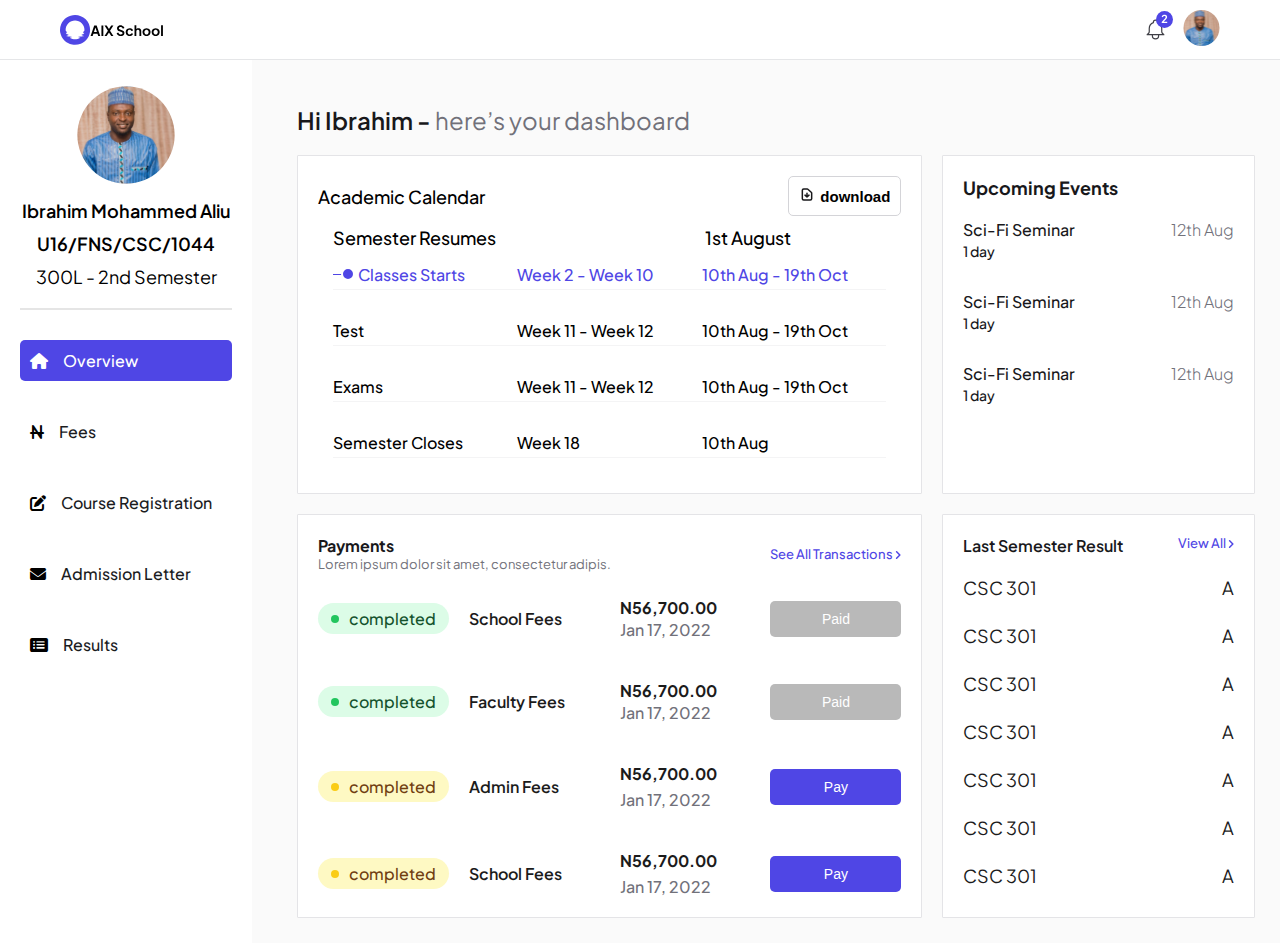
<file: index.html>
<!DOCTYPE html>
<html lang="en">
  <head>
    <meta charset="UTF-8" />
    <meta name="viewport" content="width=device-width, initial-scale=1.0" />
    <title>Alx Student - Home</title>
    <link rel="stylesheet" href="styles/styles.css" />
    <link
      rel="stylesheet"
      href="https://cdnjs.cloudflare.com/ajax/libs/font-awesome/6.4.0/css/all.min.css"
    />
  </head>
  <body>
    <nav>
      <div class="nav_wrapper">
        <div class="hamburger" id="hamburger-btn">
          <i class="fa-solid fa-navicon fa-1x"></i>
        </div>
        <img src="assets/navbrand.svg" alt="alx" class="avatar" />
        <div class="nav_flex">
          <div class="notification-wrapper">
            <img
              src="assets/notificationbell.svg"
              alt="notificationbell"
              id="notification-btn"
            />
            <div id="notification-dropdown" class="dropdown">
              <div class="dropdown-header">
                <span>Notifications</span>
                <a href="#" class="mark-read">Mark all as read</a>
                <button class="close-btn">
                  <img src="assets/cancel-circle.svg" alt="x" />
                </button>
              </div>
              <ul class="notification-list">
                <li
                  style="
                    display: flex;
                    align-items: center;
                    justify-content: space-between;
                    gap: 10px;
                  "
                >
                  <div
                    style="
                      display: flex;
                      flex-direction: column;
                      align-items: flex-start;
                      justify-content: space-between;
                    "
                  >
                    <strong style="display: inline-flex; gap: 7px">
                      <img src="assets/purpledot.svg" alt="" />
                      Results are Out!!
                    </strong>
                    <p>Check your second semester results</p>
                  </div>
                  <span class="notification-time">22/12/2022, 4:50pm</span>
                </li>
                <li
                  style="
                    display: flex;
                    align-items: center;
                    justify-content: space-between;
                    gap: 10px;
                  "
                >
                  <div
                    style="
                      display: flex;
                      flex-direction: column;
                      align-items: flex-start;
                      justify-content: space-between;
                    "
                  >
                    <strong style="display: inline-flex; gap: 7px">
                      <img src="assets/purpledot.svg" alt="" />
                      Course Reg Deadline
                    </strong>
                    <p>Course form portal will close in 48 Hours</p>
                  </div>
                  <span class="notification-time">22/12/2022, 4:50pm</span>
                </li>
                <li
                  style="
                    display: flex;
                    align-items: center;
                    justify-content: space-between;
                    gap: 10px;
                  "
                >
                  <div
                    style="
                      display: flex;
                      flex-direction: column;
                      align-items: flex-start;
                      justify-content: space-between;
                    "
                  >
                    <strong style="display: inline-flex; gap: 7px">
                      <img src="assets/purpledot.svg" alt="" />
                      Science Semina
                    </strong>
                    <p>Science Seminar is tomorrow</p>
                  </div>
                  <span class="notification-time">22/12/2022, 4:50pm</span>
                </li>
              </ul>
            </div>
          </div>
          <div class="avatar-wrapper">
            <button id="avatar-btn">
              <img src="assets/avatar.svg" alt="avatar" />
            </button>
            <div id="profile-dropdown" class="dropdown">
              <div class="profile_bg">
                <div class="profile-info">
                  <img src="assets/avatar.svg" alt="avatar" />
                  <span>Ibrahim Mohammed</span>
                </div>
                <ul class="profile-options">
                  <li>
                    <a href="profile.html">
                      <img src="assets/profile.svg" alt="Profile Icon" />
                      <span> Update Profile Information</span>
                    </a>
                  </li>
                  <li>
                    <a href="#">
                      <img src="assets/lock.svg" alt="Password Icon" />
                      <span>Change Login Password</span>
                    </a>
                  </li>
                </ul>
              </div>
              <a href="#" class="logout">
                <img src="assets/logout-01.svg" alt="Logout Icon" />
                <span>Log out</span>
              </a>
            </div>
          </div>
        </div>
      </div>
    </nav>
    <aside id="sidebar">
      <div
        class="profile"
        style="
          display: flex;
          flex-direction: column;
          align-items: center;
          gap: 10px;
          padding-top: 20px;
        "
      >
        <div
          style="
            display: flex;
            align-items: center;
            justify-content: space-between;
            gap: 50px;
          "
        >
          <img src="assets/navbrand.svg" alt="logo" />
          <img
            src="assets/cancel-circle.svg"
            id="close-sidebar"
            alt="x"
            style="width: 25px; height: 25px"
          />
        </div>
        <a href="profile.html"><img src="assets/avatar.svg" alt="avatar" /></a>
        <p style="text-align: center">Ibrahim Mohammed Aliu</p>
        <p>U16/FNS/CSC/1044</p>
        <p>300L - 2nd Semester</p>
      </div>
      <div class="border"></div>
      <div class="navigation">
        <div class="nav_active">
          <i class="fa-solid fa-home fa-1x"></i>
          <a href="index.html">Overview</a>
        </div>
        <div class="navigation_item">
          <i class="fa-solid fa-naira-sign fa-1x"></i>
          <a href="/">Fees</a>
        </div>
        <div class="navigation_item">
          <i class="fa-solid fa-edit fa-1x"></i>
          <a href="course-registration.html">Course Registration</a>
        </div>
        <div class="navigation_item">
          <i class="fa-solid fa-envelope fa-1x"></i>
          <a href="/">Admission Letter</a>
        </div>
        <div class="navigation_item">
          <i class="fa-solid fa-list-alt fa-1x"></i>

          <a href="result.html">Results</a>
        </div>
      </div>
    </aside>
    <div class="home_container">
      <div class="aside">
        <div class="profile">
          <a href="profile.html"
            ><img src="assets/avatar.svg" alt="avatar"
          /></a>
          <p style="text-align: center">Ibrahim Mohammed Aliu</p>
          <p>U16/FNS/CSC/1044</p>
          <p>300L - 2nd Semester</p>
        </div>
        <div class="border"></div>
        <div class="navigation">
          <div class="nav_active">
            <i class="fa-solid fa-home fa-1x"></i>
            <a href="index.html">Overview</a>
          </div>
          <div class="navigation_item">
            <i class="fa-solid fa-naira-sign fa-1x"></i>
            <a href="/">Fees</a>
          </div>
          <div class="navigation_item">
            <i class="fa-solid fa-edit fa-1x"></i>
            <a href="course-registration.html">Course Registration</a>
          </div>
          <div class="navigation_item">
            <i class="fa-solid fa-envelope fa-1x"></i>
            <a href="/">Admission Letter</a>
          </div>
          <div class="navigation_item">
            <i class="fa-solid fa-list-alt fa-1x"></i>

            <a href="result.html">Results</a>
          </div>
        </div>
      </div>
      <div class="other_side">
        <div class="other_side_header">
          <p class="other_side_title">
            Hi Ibrahim - <span>here’s your dashboard</span>
          </p>
          <div class="grid">
            <div class="calendar_container">
              <div class="calendar_header">
                <p>Academic Calendar</p>
                <button>
                  <span
                    ><img
                      src="assets/document-download.svg"
                      alt="download-icon" /></span
                  >download
                </button>
              </div>
              <div class="calendar_date">
                <p>Semester Resumes</p>
                <p>1st August</p>
              </div>
              <div class="calendar">
                <div>
                  <p>
                    <svg
                      width="22"
                      height="14"
                      viewBox="0 0 22 14"
                      fill="none"
                      xmlns="http://www.w3.org/2000/svg"
                    >
                      <line
                        x1="15"
                        y1="7.5"
                        x2="-4.37114e-08"
                        y2="7.5"
                        stroke="#4F46E5"
                      />
                      <circle
                        cx="15"
                        cy="7"
                        r="6"
                        fill="#4F46E5"
                        stroke="white"
                        stroke-width="2"
                      />
                    </svg>
                    Classes Starts
                  </p>
                  <p>Week 2 - Week 10</p>
                  <p>10th Aug - 19th Oct</p>
                </div>
                <div>
                  <p>Test</p>
                  <p>Week 11 - Week 12</p>
                  <p>10th Aug - 19th Oct</p>
                </div>
                <div>
                  <p>Exams</p>
                  <p>Week 11 - Week 12</p>
                  <p>10th Aug - 19th Oct</p>
                </div>
                <div>
                  <p>Semester Closes</p>
                  <p>Week 18</p>
                  <p>10th Aug</p>
                </div>
              </div>
            </div>
            <div class="event_container">
              <p class="event_header">Upcoming Events</p>
              <div class="event_grid_header">
                <div class="event_grid">
                  <div>
                    <p>Sci-Fi Seminar</p>
                    <p>12th Aug</p>
                  </div>
                  <span>1 day</span>
                </div>
                <div class="event_grid">
                  <div>
                    <p>Sci-Fi Seminar</p>
                    <p>12th Aug</p>
                  </div>
                  <span>1 day</span>
                </div>
                <div class="event_grid">
                  <div>
                    <p>Sci-Fi Seminar</p>
                    <p>12th Aug</p>
                  </div>
                  <span>1 day</span>
                </div>
              </div>
            </div>
          </div>
          <div class="grid">
            <div class="payment_container">
              <div class="payment_header">
                <div>
                  <p>Payments</p>
                  <p>Lorem ipsum dolor sit amet, consectetur adipis.</p>
                </div>
                <a href="#"
                  >See All Transactions
                  <span><img src="assets/Icon.svg" alt="chevron" /></span
                ></a>
              </div>
              <div class="payment">
                <div class="payment_grid">
                  <div>
                    <img src="assets/greendot.svg" alt="greendot" />
                    <p>completed</p>
                  </div>
                  <p>School Fees</p>
                  <div>
                    <p>N56,700.00</p>
                    <p>Jan 17, 2022</p>
                  </div>
                  <button>Paid</button>
                </div>
                <div class="payment_grid">
                  <div>
                    <img src="assets/greendot.svg" alt="greendot" />
                    <p>completed</p>
                  </div>
                  <p>Faculty Fees</p>
                  <div>
                    <p>N56,700.00</p>
                    <p>Jan 17, 2022</p>
                  </div>
                  <button>Paid</button>
                </div>
                <div class="payment_grid1">
                  <div>
                    <img src="assets/yellowdot.svg" alt="greendot" />
                    <p>completed</p>
                  </div>
                  <p>Admin Fees</p>
                  <div>
                    <p>N56,700.00</p>
                    <p>Jan 17, 2022</p>
                  </div>
                  <button>Pay</button>
                </div>
                <div class="payment_grid1">
                  <div>
                    <img src="assets/yellowdot.svg" alt="greendot" />
                    <p>completed</p>
                  </div>
                  <p>School Fees</p>
                  <div>
                    <p>N56,700.00</p>
                    <p>Jan 17, 2022</p>
                  </div>
                  <button>Pay</button>
                </div>
              </div>
            </div>
            <div class="result_container">
              <div class="result_header">
                <p>Last Semester Result</p>
                <a href="#"
                  >View All <span><img src="assets/Icon.svg" alt="Icon" /></span
                ></a>
              </div>
              <div class="result_flex">
                <div class="result_child_flex">
                  <p>CSC 301</p>
                  <p>A</p>
                </div>
                <div class="result_child_flex">
                  <p>CSC 301</p>
                  <p>A</p>
                </div>
                <div class="result_child_flex">
                  <p>CSC 301</p>
                  <p>A</p>
                </div>
                <div class="result_child_flex">
                  <p>CSC 301</p>
                  <p>A</p>
                </div>
                <div class="result_child_flex">
                  <p>CSC 301</p>
                  <p>A</p>
                </div>
                <div class="result_child_flex">
                  <p>CSC 301</p>
                  <p>A</p>
                </div>
                <div class="result_child_flex">
                  <p>CSC 301</p>
                  <p>A</p>
                </div>
              </div>
            </div>
          </div>
        </div>
      </div>
    </div>
  </body>
  <script src="app.js"></script>
</html>
</file>
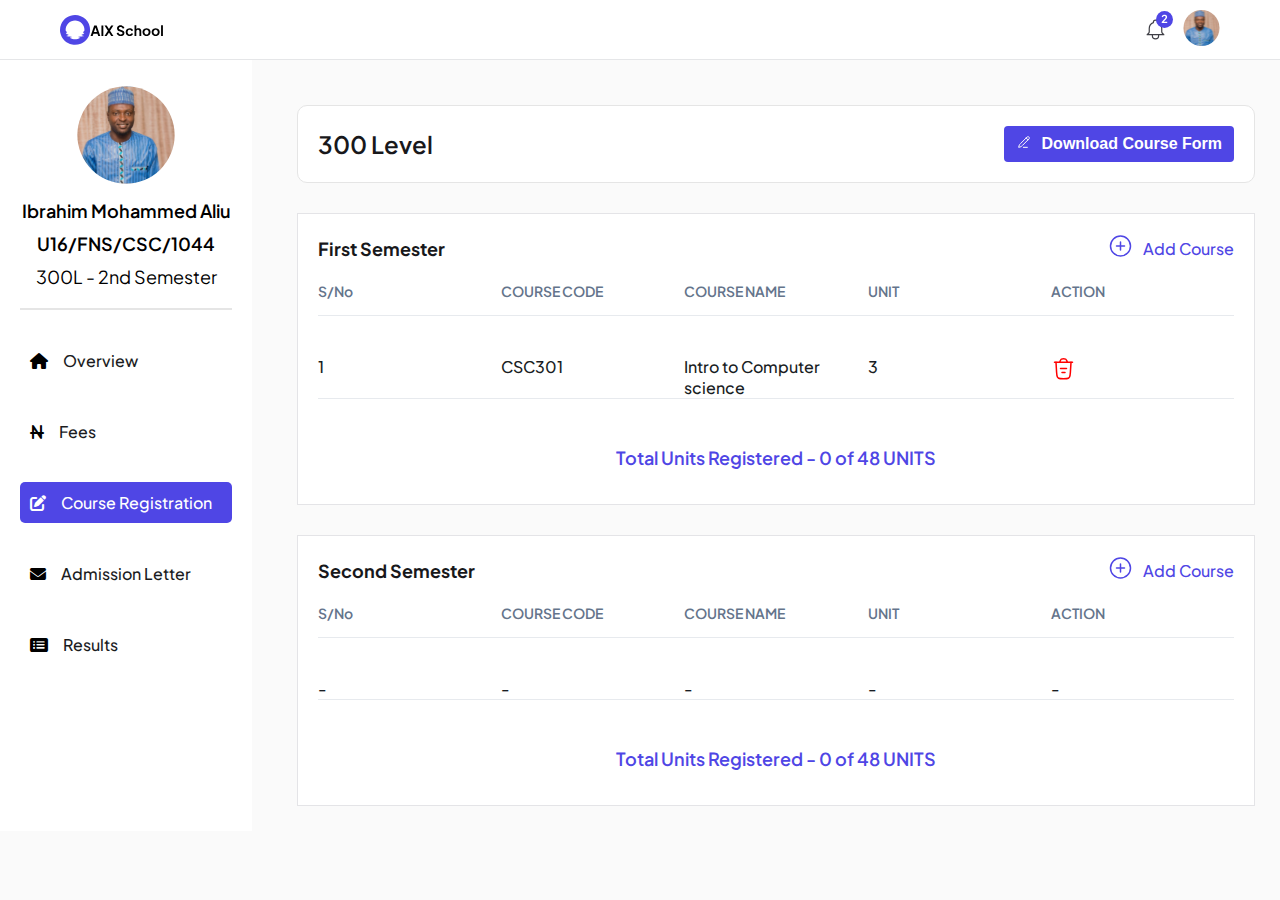
<file: course-reg.html>
<!DOCTYPE html>
<html lang="en">
  <head>
    <meta charset="UTF-8" />
    <meta name="viewport" content="width=device-width, initial-scale=1.0" />
    <title>Alx Student - Course Registration</title>
    <link rel="stylesheet" href="styles/course-registration.css" />
    <link
      rel="stylesheet"
      href="https://cdnjs.cloudflare.com/ajax/libs/font-awesome/6.4.0/css/all.min.css"
    />
  </head>
  <body>
    <nav>
      <div class="nav_wrapper">
        <div class="hamburger" id="hamburger-btn">
          <i class="fa-solid fa-navicon fa-1x"></i>
        </div>
        <img src="assets/navbrand.svg" alt="alx" class="avatar" />
        <div class="nav_flex">
          <div class="notification-wrapper">
            <img
              src="assets/notificationbell.svg"
              alt="notificationbell"
              id="notification-btn"
            />
            <div id="notification-dropdown" class="dropdown">
              <div class="dropdown-header">
                <span>Notifications</span>
                <a href="#" class="mark-read">Mark all as read</a>
                <button class="close-btn">
                  <img src="assets/cancel-circle.svg" alt="x" />
                </button>
              </div>
              <ul class="notification-list">
                <li
                  style="
                    display: flex;
                    align-items: center;
                    justify-content: space-between;
                    gap: 10px;
                  "
                >
                  <div
                    style="
                      display: flex;
                      flex-direction: column;
                      align-items: flex-start;
                      justify-content: space-between;
                    "
                  >
                    <strong style="display: inline-flex; gap: 7px">
                      <img src="assets/purpledot.svg" alt="" />
                      Results are Out!!
                    </strong>
                    <p>Check your second semester results</p>
                  </div>
                  <span class="notification-time">22/12/2022, 4:50pm</span>
                </li>
                <li
                  style="
                    display: flex;
                    align-items: center;
                    justify-content: space-between;
                    gap: 10px;
                  "
                >
                  <div
                    style="
                      display: flex;
                      flex-direction: column;
                      align-items: flex-start;
                      justify-content: space-between;
                    "
                  >
                    <strong style="display: inline-flex; gap: 7px">
                      <img src="assets/purpledot.svg" alt="" />
                      Course Reg Deadline
                    </strong>
                    <p>Course form portal will close in 48 Hours</p>
                  </div>
                  <span class="notification-time">22/12/2022, 4:50pm</span>
                </li>
                <li
                  style="
                    display: flex;
                    align-items: center;
                    justify-content: space-between;
                    gap: 10px;
                  "
                >
                  <div
                    style="
                      display: flex;
                      flex-direction: column;
                      align-items: flex-start;
                      justify-content: space-between;
                    "
                  >
                    <strong style="display: inline-flex; gap: 7px">
                      <img src="assets/purpledot.svg" alt="" />
                      Science Semina
                    </strong>
                    <p>Science Seminar is tomorrow</p>
                  </div>
                  <span class="notification-time">22/12/2022, 4:50pm</span>
                </li>
              </ul>
            </div>
          </div>
          <div class="avatar-wrapper">
            <button id="avatar-btn">
              <img src="assets/avatar.svg" alt="avatar" />
            </button>
            <div id="profile-dropdown" class="dropdown">
              <div class="profile_bg">
                <div class="profile-info">
                  <img src="assets/avatar.svg" alt="avatar" />
                  <span>Ibrahim Mohammed</span>
                </div>
                <ul class="profile-options">
                  <li>
                    <a href="profile.html">
                      <img src="assets/profile.svg" alt="Profile Icon" />
                      <span> Update Profile Information</span>
                    </a>
                  </li>
                  <li>
                    <a href="#">
                      <img src="assets/lock.svg" alt="Password Icon" />
                      <span>Change Login Password</span>
                    </a>
                  </li>
                </ul>
              </div>
              <a href="#" class="logout">
                <img src="assets/logout-01.svg" alt="Logout Icon" />
                <span>Log out</span>
              </a>
            </div>
          </div>
        </div>
      </div>
    </nav>
    <aside id="sidebar">
      <div
        class="profile"
        style="
          display: flex;
          flex-direction: column;
          align-items: center;
          gap: 10px;
          padding-top: 20px;
        "
      >
        <div
          style="
            display: flex;
            align-items: center;
            justify-content: space-between;
            gap: 50px;
          "
        >
          <img src="assets/navbrand.svg" alt="logo" />
          <img
            src="assets/cancel-circle.svg"
            id="close-sidebar"
            alt="x"
            style="width: 25px; height: 25px"
          />
        </div>
        <a href="profile.html"><img src="assets/avatar.svg" alt="avatar" /></a>
        <p style="text-align: center">Ibrahim Mohammed Aliu</p>
        <p>U16/FNS/CSC/1044</p>
        <p>300L - 2nd Semester</p>
      </div>
      <div class="border"></div>
      <div class="navigation">
        <div class="nav_active">
          <i class="fa-solid fa-home fa-1x"></i>
          <a href="index.html">Overview</a>
        </div>
        <div class="navigation_item">
          <i class="fa-solid fa-naira-sign fa-1x"></i>
          <a href="/">Fees</a>
        </div>
        <div class="navigation_item">
          <i class="fa-solid fa-edit fa-1x"></i>
          <a href="course-registration.html">Course Registration</a>
        </div>
        <div class="navigation_item">
          <i class="fa-solid fa-envelope fa-1x"></i>
          <a href="/">Admission Letter</a>
        </div>
        <div class="navigation_item">
          <i class="fa-solid fa-list-alt fa-1x"></i>

          <a href="result.html">Results</a>
        </div>
      </div>
    </aside>
    <div class="home_container">
      <div class="aside">
        <div class="profile">
          <a href="profile.html"
            ><img src="assets/avatar.svg" alt="avatar"
          /></a>
          <p>Ibrahim Mohammed Aliu</p>
          <p>U16/FNS/CSC/1044</p>
          <p>300L - 2nd Semester</p>
        </div>
        <div class="border"></div>
        <div class="navigation">
          <div class="navigation_item">
            <i class="fa-solid fa-home fa-1x"></i>
            <a href="index.html">Overview</a>
          </div>
          <div class="navigation_item">
            <i class="fa-solid fa-naira-sign fa-1x"></i>
            <a href="/">Fees</a>
          </div>
          <div class="nav_active">
            <i class="fa-solid fa-edit fa-1x"></i>
            <a href="course-registration.html">Course Registration</a>
          </div>
          <div class="navigation_item">
            <i class="fa-solid fa-envelope fa-1x"></i>
            <a href="/">Admission Letter</a>
          </div>
          <div class="navigation_item">
            <i class="fa-solid fa-list-alt fa-1x"></i>

            <a href="result.html">Results</a>
          </div>
        </div>
      </div>
      <div class="other_side">
        <div class="other_side_header">
          <p class="other_side_title">300 Level</p>
          <button class="download">
            <span>
              <img src="assets/pencil-edit-01.svg" alt="download-icon" /></span
            ><span>Download Course Form</span>
          </button>
        </div>
        <div class="course_registration_container">
          <div class="course_header">
            <p class="course_header_text">First Semester</p>
            <a>
              <span>
                <img
                  src="assets/add-circle.svg"
                  alt="add-circle
                "
                />
              </span>
              Add Course
            </a>
          </div>
          <div class="courses">
            <div>
              <p>S/No</p>
              <p>COURSE CODE</p>
              <p>COURSE NAME</p>
              <p>UNIT</p>
              <p>ACTION</p>
            </div>
            <div>
              <p>1</p>
              <p>CSC301</p>
              <p>Intro to Computer science</p>
              <p>3</p>
              <img src="assets/delete-03.svg" alt="trash" />
            </div>
          </div>
          <div class="registered">
            <p>Total Units Registered - 0 of 48 UNITS</p>
          </div>
        </div>
        <div class="course_registration_container">
          <div class="course_header">
            <p class="course_header_text">Second Semester</p>
            <a>
              <span>
                <img
                  src="assets/add-circle.svg"
                  alt="add-circle
                  "
                />
              </span>
              Add Course
            </a>
          </div>
          <div class="courses">
            <div>
              <p>S/No</p>
              <p>COURSE CODE</p>
              <p>COURSE NAME</p>
              <p>UNIT</p>
              <p>ACTION</p>
            </div>
            <div>
              <p>-</p>
              <p>-</p>
              <p>-</p>
              <p>-</p>
              <p>-</p>
            </div>
          </div>
          <div class="registered">
            <p>Total Units Registered - 0 of 48 UNITS</p>
          </div>
        </div>
      </div>
    </div>
  </body>
  <script src="app.js"></script>
</html>
</file>
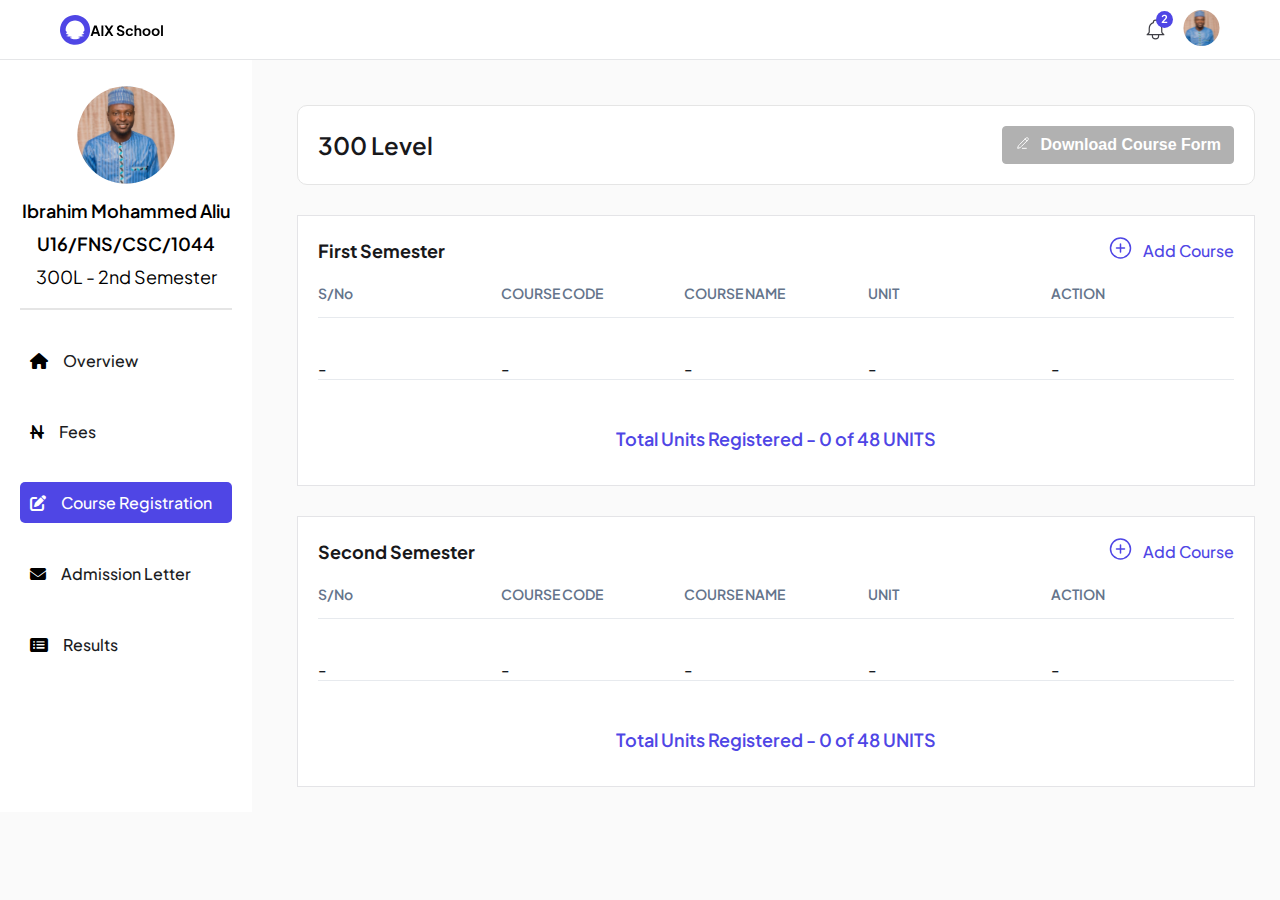
<file: course-registration.html>
<!DOCTYPE html>
<html lang="en">
  <head>
    <meta charset="UTF-8" />
    <meta name="viewport" content="width=device-width, initial-scale=1.0" />
    <title>Alx Student - Course Registration</title>
    <link rel="stylesheet" href="styles/course-registration.css" />
    <link
      rel="stylesheet"
      href="https://cdnjs.cloudflare.com/ajax/libs/font-awesome/6.4.0/css/all.min.css"
    />
  </head>
  <body>
    <nav>
      <div class="nav_wrapper">
        <div class="hamburger" id="hamburger-btn">
          <i class="fa-solid fa-navicon fa-1x"></i>
        </div>
        <img src="assets/navbrand.svg" alt="alx" class="avatar" />
        <div class="nav_flex">
          <div class="notification-wrapper">
            <img
              src="assets/notificationbell.svg"
              alt="notificationbell"
              id="notification-btn"
            />
            <div id="notification-dropdown" class="dropdown">
              <div class="dropdown-header">
                <span>Notifications</span>
                <a href="#" class="mark-read">Mark all as read</a>
                <button class="close-btn">
                  <img src="assets/cancel-circle.svg" alt="x" />
                </button>
              </div>
              <ul class="notification-list">
                <li
                  style="
                    display: flex;
                    align-items: center;
                    justify-content: space-between;
                    gap: 10px;
                  "
                >
                  <div
                    style="
                      display: flex;
                      flex-direction: column;
                      align-items: flex-start;
                      justify-content: space-between;
                    "
                  >
                    <strong style="display: inline-flex; gap: 7px">
                      <img src="assets/purpledot.svg" alt="" />
                      Results are Out!!
                    </strong>
                    <p>Check your second semester results</p>
                  </div>
                  <span class="notification-time">22/12/2022, 4:50pm</span>
                </li>
                <li
                  style="
                    display: flex;
                    align-items: center;
                    justify-content: space-between;
                    gap: 10px;
                  "
                >
                  <div
                    style="
                      display: flex;
                      flex-direction: column;
                      align-items: flex-start;
                      justify-content: space-between;
                    "
                  >
                    <strong style="display: inline-flex; gap: 7px">
                      <img src="assets/purpledot.svg" alt="" />
                      Course Reg Deadline
                    </strong>
                    <p>Course form portal will close in 48 Hours</p>
                  </div>
                  <span class="notification-time">22/12/2022, 4:50pm</span>
                </li>
                <li
                  style="
                    display: flex;
                    align-items: center;
                    justify-content: space-between;
                    gap: 10px;
                  "
                >
                  <div
                    style="
                      display: flex;
                      flex-direction: column;
                      align-items: flex-start;
                      justify-content: space-between;
                    "
                  >
                    <strong style="display: inline-flex; gap: 7px">
                      <img src="assets/purpledot.svg" alt="" />
                      Science Semina
                    </strong>
                    <p>Science Seminar is tomorrow</p>
                  </div>
                  <span class="notification-time">22/12/2022, 4:50pm</span>
                </li>
              </ul>
            </div>
          </div>
          <div class="avatar-wrapper">
            <button id="avatar-btn">
              <img src="assets/avatar.svg" alt="avatar" />
            </button>
            <div id="profile-dropdown" class="dropdown">
              <div class="profile_bg">
                <div class="profile-info">
                  <img src="assets/avatar.svg" alt="avatar" />
                  <span>Ibrahim Mohammed</span>
                </div>
                <ul class="profile-options">
                  <li>
                    <a href="profile.html">
                      <img src="assets/profile.svg" alt="Profile Icon" />
                      <span> Update Profile Information</span>
                    </a>
                  </li>
                  <li>
                    <a href="#">
                      <img src="assets/lock.svg" alt="Password Icon" />
                      <span>Change Login Password</span>
                    </a>
                  </li>
                </ul>
              </div>
              <a href="#" class="logout">
                <img src="assets/logout-01.svg" alt="Logout Icon" />
                <span>Log out</span>
              </a>
            </div>
          </div>
        </div>
      </div>
    </nav>
    <aside id="sidebar">
      <div
        class="profile"
        style="
          display: flex;
          flex-direction: column;
          align-items: center;
          gap: 10px;
          padding-top: 20px;
        "
      >
        <div
          style="
            display: flex;
            align-items: center;
            justify-content: space-between;
            gap: 50px;
          "
        >
          <img src="assets/navbrand.svg" alt="logo" />
          <img
            src="assets/cancel-circle.svg"
            id="close-sidebar"
            alt="x"
            style="width: 25px; height: 25px"
          />
        </div>
        <a href="profile.html"><img src="assets/avatar.svg" alt="avatar" /></a>
        <p style="text-align: center">Ibrahim Mohammed Aliu</p>
        <p>U16/FNS/CSC/1044</p>
        <p>300L - 2nd Semester</p>
      </div>
      <div class="border"></div>
      <div class="navigation">
        <div class="nav_active">
          <i class="fa-solid fa-home fa-1x"></i>
          <a href="index.html">Overview</a>
        </div>
        <div class="navigation_item">
          <i class="fa-solid fa-naira-sign fa-1x"></i>
          <a href="/">Fees</a>
        </div>
        <div class="navigation_item">
          <i class="fa-solid fa-edit fa-1x"></i>
          <a href="course-registration.html">Course Registration</a>
        </div>
        <div class="navigation_item">
          <i class="fa-solid fa-envelope fa-1x"></i>
          <a href="/">Admission Letter</a>
        </div>
        <div class="navigation_item">
          <i class="fa-solid fa-list-alt fa-1x"></i>

          <a href="result.html">Results</a>
        </div>
      </div>
    </aside>
    <div class="home_container">
      <div class="aside">
        <div class="profile">
          <a href="profile.html"
            ><img src="assets/avatar.svg" alt="avatar"
          /></a>
          <p>Ibrahim Mohammed Aliu</p>
          <p>U16/FNS/CSC/1044</p>
          <p>300L - 2nd Semester</p>
        </div>
        <div class="border"></div>
        <div class="navigation">
          <div class="navigation_item">
            <i class="fa-solid fa-home fa-1x"></i>
            <a href="index.html">Overview</a>
          </div>
          <div class="navigation_item">
            <i class="fa-solid fa-naira-sign fa-1x"></i>
            <a href="/">Fees</a>
          </div>
          <div class="nav_active">
            <i class="fa-solid fa-edit fa-1x"></i>
            <a href="course-registration.html">Course Registration</a>
          </div>
          <div class="navigation_item">
            <i class="fa-solid fa-envelope fa-1x"></i>
            <a href="/">Admission Letter</a>
          </div>
          <div class="navigation_item">
            <i class="fa-solid fa-list-alt fa-1x"></i>

            <a href="result.html">Results</a>
          </div>
        </div>
      </div>
      <div class="other_side">
        <div class="other_side_header">
          <p class="other_side_title">300 Level</p>
          <button class="download_grey">
            <span>
              <img src="assets/pencil-edit-01.svg" alt="download-icon" /></span
            ><span>Download Course Form</span>
          </button>
        </div>
        <div class="course_registration_container">
          <div class="course_header">
            <p class="course_header_text">First Semester</p>
            <a href="course-reg.html">
              <span>
                <img
                  src="assets/add-circle.svg"
                  alt="add-circle
                "
                />
              </span>
              Add Course
            </a>
          </div>
          <div class="courses">
            <div>
              <p>S/No</p>
              <p>COURSE CODE</p>
              <p>COURSE NAME</p>
              <p>UNIT</p>
              <p>ACTION</p>
            </div>
            <div>
              <p>-</p>
              <p>-</p>
              <p>-</p>
              <p>-</p>
              <p>-</p>
            </div>
          </div>
          <div class="registered">
            <p>Total Units Registered - 0 of 48 UNITS</p>
          </div>
        </div>
        <div class="course_registration_container">
          <div class="course_header">
            <p class="course_header_text">Second Semester</p>
            <a href="course-reg.html">
              <span>
                <img
                  src="assets/add-circle.svg"
                  alt="add-circle
                  "
                />
              </span>
              Add Course
            </a>
          </div>
          <div class="courses">
            <div>
              <p>S/No</p>
              <p>COURSE CODE</p>
              <p>COURSE NAME</p>
              <p>UNIT</p>
              <p>ACTION</p>
            </div>
            <div>
              <p>-</p>
              <p>-</p>
              <p>-</p>
              <p>-</p>
              <p>-</p>
            </div>
          </div>
          <div class="registered">
            <p>Total Units Registered - 0 of 48 UNITS</p>
          </div>
        </div>
      </div>
    </div>
  </body>
  <script src="app.js"></script>
</html>
</file>
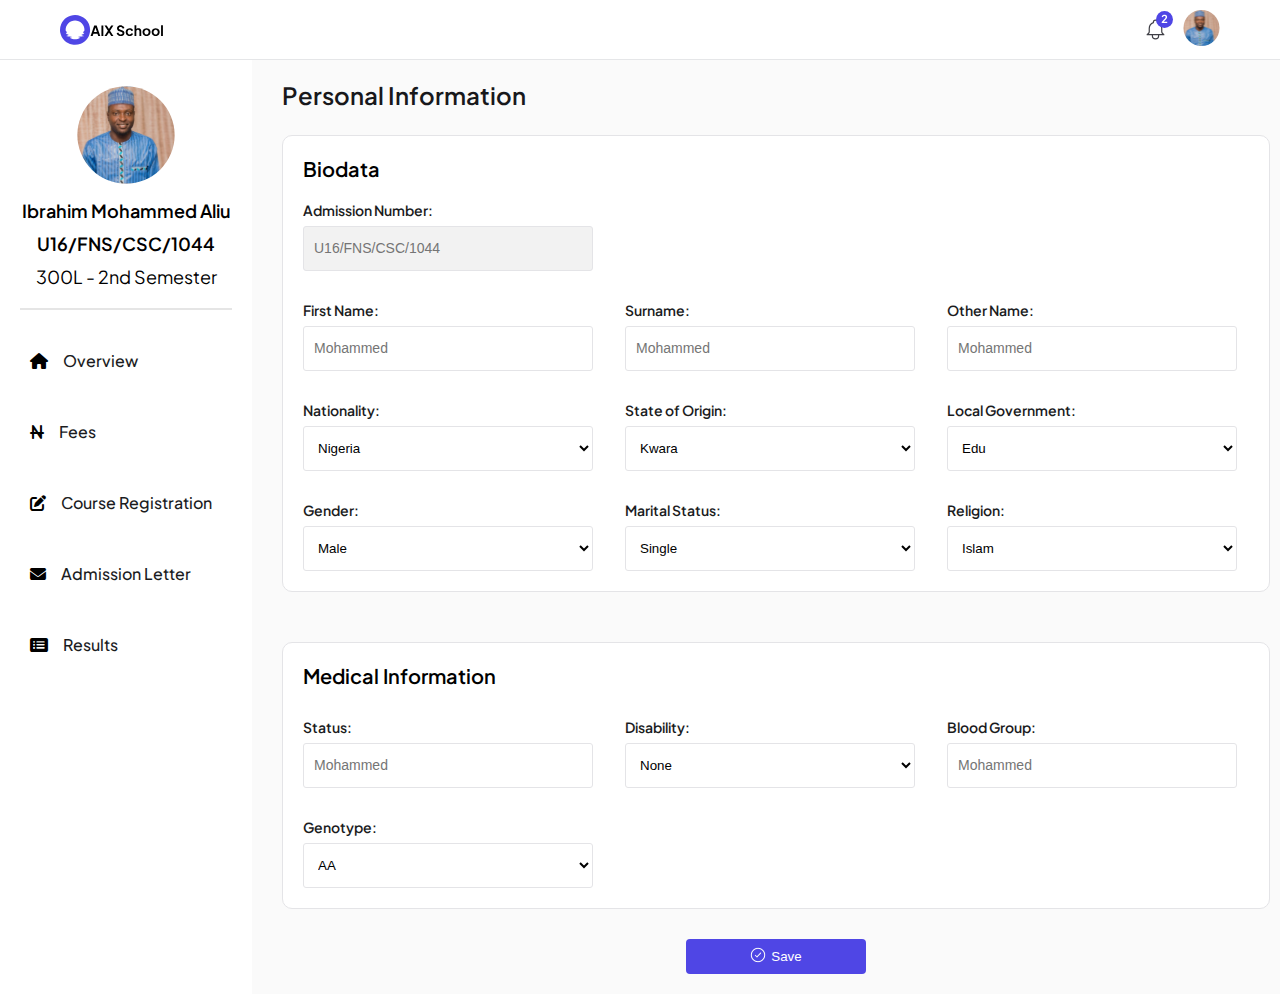
<file: edit-profile.html>
<!DOCTYPE html>
<html lang="en">
  <head>
    <meta charset="UTF-8" />
    <meta name="viewport" content="width=device-width, initial-scale=1.0" />
    <title>Alx Student - edit-profile</title>
    <link rel="stylesheet" href="styles/profile.css" />
    <link
      rel="stylesheet"
      href="https://cdnjs.cloudflare.com/ajax/libs/font-awesome/6.4.0/css/all.min.css"
    />
  </head>
  <body>
    <div id="myModal" class="modal">
      <!-- Modal Content -->
      <div class="modal-content">
        <span class="close">&times;</span>
        <img
          src="assets/checkmark-circle-02.svg"
          alt="Checkmark"
          class="modal-image"
        />
        <p>Your Information has been updated!!</p>
      </div>
    </div>
    <nav>
      <div class="nav_wrapper">
        <div class="hamburger" id="hamburger-btn">
          <i class="fa-solid fa-navicon fa-1x"></i>
        </div>
        <img src="assets/navbrand.svg" alt="alx" class="avatar" />
        <div class="nav_flex">
          <div class="notification-wrapper">
            <img
              src="assets/notificationbell.svg"
              alt="notificationbell"
              id="notification-btn"
            />
            <div id="notification-dropdown" class="dropdown">
              <div class="dropdown-header">
                <span>Notifications</span>
                <a href="#" class="mark-read">Mark all as read</a>
                <button class="close-btn">
                  <img src="assets/cancel-circle.svg" alt="x" />
                </button>
              </div>
              <ul class="notification-list">
                <li
                  style="
                    display: flex;
                    align-items: center;
                    justify-content: space-between;
                    gap: 10px;
                  "
                >
                  <div
                    style="
                      display: flex;
                      flex-direction: column;
                      align-items: flex-start;
                      justify-content: space-between;
                    "
                  >
                    <strong style="display: inline-flex; gap: 7px">
                      <img src="assets/purpledot.svg" alt="" />
                      Results are Out!!
                    </strong>
                    <p>Check your second semester results</p>
                  </div>
                  <span class="notification-time">22/12/2022, 4:50pm</span>
                </li>
                <li
                  style="
                    display: flex;
                    align-items: center;
                    justify-content: space-between;
                    gap: 10px;
                  "
                >
                  <div
                    style="
                      display: flex;
                      flex-direction: column;
                      align-items: flex-start;
                      justify-content: space-between;
                    "
                  >
                    <strong style="display: inline-flex; gap: 7px">
                      <img src="assets/purpledot.svg" alt="" />
                      Course Reg Deadline
                    </strong>
                    <p>Course form portal will close in 48 Hours</p>
                  </div>
                  <span class="notification-time">22/12/2022, 4:50pm</span>
                </li>
                <li
                  style="
                    display: flex;
                    align-items: center;
                    justify-content: space-between;
                    gap: 10px;
                  "
                >
                  <div
                    style="
                      display: flex;
                      flex-direction: column;
                      align-items: flex-start;
                      justify-content: space-between;
                    "
                  >
                    <strong style="display: inline-flex; gap: 7px">
                      <img src="assets/purpledot.svg" alt="" />
                      Science Semina
                    </strong>
                    <p>Science Seminar is tomorrow</p>
                  </div>
                  <span class="notification-time">22/12/2022, 4:50pm</span>
                </li>
              </ul>
            </div>
          </div>
          <div class="avatar-wrapper">
            <button id="avatar-btn">
              <img src="assets/avatar.svg" alt="avatar" />
            </button>
            <div id="profile-dropdown" class="dropdown">
              <div class="profile_bg">
                <div class="profile-info">
                  <img src="assets/avatar.svg" alt="avatar" />
                  <span>Ibrahim Mohammed</span>
                </div>
                <ul class="profile-options">
                  <li>
                    <a href="profile.html">
                      <img src="assets/profile.svg" alt="Profile Icon" />
                      <span> Update Profile Information</span>
                    </a>
                  </li>
                  <li>
                    <a href="#">
                      <img src="assets/lock.svg" alt="Password Icon" />
                      <span>Change Login Password</span>
                    </a>
                  </li>
                </ul>
              </div>
              <a href="#" class="logout">
                <img src="assets/logout-01.svg" alt="Logout Icon" />
                <span>Log out</span>
              </a>
            </div>
          </div>
        </div>
      </div>
    </nav>
    <aside id="sidebar">
      <div
        class="profile"
        style="
          display: flex;
          flex-direction: column;
          align-items: center;
          gap: 10px;
          padding-top: 20px;
        "
      >
        <div
          style="
            display: flex;
            align-items: center;
            justify-content: space-between;
            gap: 50px;
          "
        >
          <img src="assets/navbrand.svg" alt="logo" />
          <img
            src="assets/cancel-circle.svg"
            id="close-sidebar"
            alt="x"
            style="width: 25px; height: 25px"
          />
        </div>
        <a href="profile.html"><img src="assets/avatar.svg" alt="avatar" /></a>
        <p style="text-align: center">Ibrahim Mohammed Aliu</p>
        <p>U16/FNS/CSC/1044</p>
        <p>300L - 2nd Semester</p>
      </div>
      <div class="border"></div>
      <div class="navigation">
        <div class="nav_active">
          <i class="fa-solid fa-home fa-1x"></i>
          <a href="index.html">Overview</a>
        </div>
        <div class="navigation_item">
          <i class="fa-solid fa-naira-sign fa-1x"></i>
          <a href="/">Fees</a>
        </div>
        <div class="navigation_item">
          <i class="fa-solid fa-edit fa-1x"></i>
          <a href="course-registration.html">Course Registration</a>
        </div>
        <div class="navigation_item">
          <i class="fa-solid fa-envelope fa-1x"></i>
          <a href="/">Admission Letter</a>
        </div>
        <div class="navigation_item">
          <i class="fa-solid fa-list-alt fa-1x"></i>

          <a href="result.html">Results</a>
        </div>
      </div>
    </aside>
    <div class="home_container">
      <div class="aside">
        <div class="profile">
          <a href="profile.html"
            ><img src="assets/avatar.svg" alt="avatar"
          /></a>
          <p>Ibrahim Mohammed Aliu</p>
          <p>U16/FNS/CSC/1044</p>
          <p>300L - 2nd Semester</p>
        </div>
        <div class="border"></div>
        <div class="navigation">
          <div class="navigation_item">
            <i class="fa-solid fa-home fa-1x"></i>
            <a href="index.html">Overview</a>
          </div>
          <div class="navigation_item">
            <i class="fa-solid fa-naira-sign fa-1x"></i>
            <a href="/">Fees</a>
          </div>
          <div class="navigation_item">
            <i class="fa-solid fa-edit fa-1x"></i>
            <a href="course-registration.html">Course Registration</a>
          </div>
          <div class="navigation_item">
            <i class="fa-solid fa-envelope fa-1x"></i>
            <a href="/">Admission Letter</a>
          </div>
          <div class="navigation_item">
            <i class="fa-solid fa-list-alt fa-1x"></i>

            <a href="result.html">Results</a>
          </div>
        </div>
      </div>
      <div class="wrapper_other_side">
        <div class="other_side_header">
          <p class="other_side_title">Personal Information</p>
        </div>
        <div class="biodata_container">
          <p>Biodata</p>
          <div class="admission_form">
            <label for="admission">Admission Number:</label>
            <input type="text" id="admission" placeholder="U16/FNS/CSC/1044" />
          </div>
          <div class="profile_grid">
            <div class="profile_form">
              <label for="firstName">First Name:</label>
              <input type="text" id="firstName" placeholder="Mohammed" />
            </div>
            <div class="profile_form">
              <label for="surname">Surname:</label>
              <input type="text" id="surname" placeholder="Mohammed" />
            </div>
            <div class="profile_form">
              <label for="othername">Other Name:</label>
              <input type="text" id="othername" placeholder="Mohammed" />
            </div>
            <div class="profile_form">
              <label for="firstName">Nationality:</label>
              <select name="" id="">
                <option value="kwara">Nigeria</option>
                <option value="kwara">Ghana</option>
              </select>
            </div>
            <div class="profile_form">
              <label for="firstName">State of Origin:</label>
              <select name="" id="state">
                <option value="kwara">Kwara</option>
                <option value="kwara">Illorin</option>
              </select>
            </div>
            <div class="profile_form">
              <label for="firstName">Local Government:</label>
              <select name="" id="">
                <option value="kwara">Edu</option>
                <option value="kwara">Kwara</option>
              </select>
            </div>
            <div class="profile_form">
              <label for="firstName">Gender:</label>
              <select name="" id="">
                <option value="kwara">Male</option>
                <option value="kwara">Female</option>
              </select>
            </div>
            <div class="profile_form">
              <label for="firstName">Marital Status:</label>
              <select name="" id="">
                <option value="kwara">Single</option>
                <option value="kwara">Married</option>
                <option value="kwara">divorced</option>
              </select>
            </div>
            <div class="profile_form">
              <label for="religion">Religion:</label>
              <select name="" id="">
                <option value="kwara">Islam</option>
                <option value="kwara">Christianity</option>
              </select>
            </div>
          </div>
        </div>
        <div class="medical_container">
          <p>Medical Information</p>
          <div class="profile_grid">
            <div class="profile_form">
              <label for="firstName">Status:</label>
              <input type="text" id="Status" placeholder="Mohammed" />
            </div>
            <div class="profile_form">
              <label for="firstName">Disability:</label>
              <select name="" id="">
                <option value="kwara">None</option>
                <option value="kwara">Kwara</option>
              </select>
            </div>
            <div class="profile_form">
              <label for="bloodgroup">Blood Group:</label>
              <input type="text" id="bloodgroup" placeholder="Mohammed" />
            </div>
            <div class="profile_form">
              <label for="firstName">Genotype:</label>
              <select name="" id="">
                <option value="kwara">AA</option>
                <option value="kwara">Kwara</option>
              </select>
            </div>
          </div>
        </div>
        <div
          style="
            display: flex;
            justify-content: center;
            align-items: center;
            margin-top: 30px;
          "
        >
          <button
            id="openModalBtn"
            style="
              display: flex;
              justify-content: center;
              align-items: center;
              background-color: #4f46e5;
              color: #fff;
              border: none;
              border-radius: 4px;
              padding: 8px 12px;
              gap: 5px;
              width: 180px;
            "
          >
            <span><img src="assets/checkmark-circle-02.png" alt="" /></span>Save
          </button>
        </div>
      </div>
    </div>
  </body>
  <script src="app.js"></script>
</html>
</file>
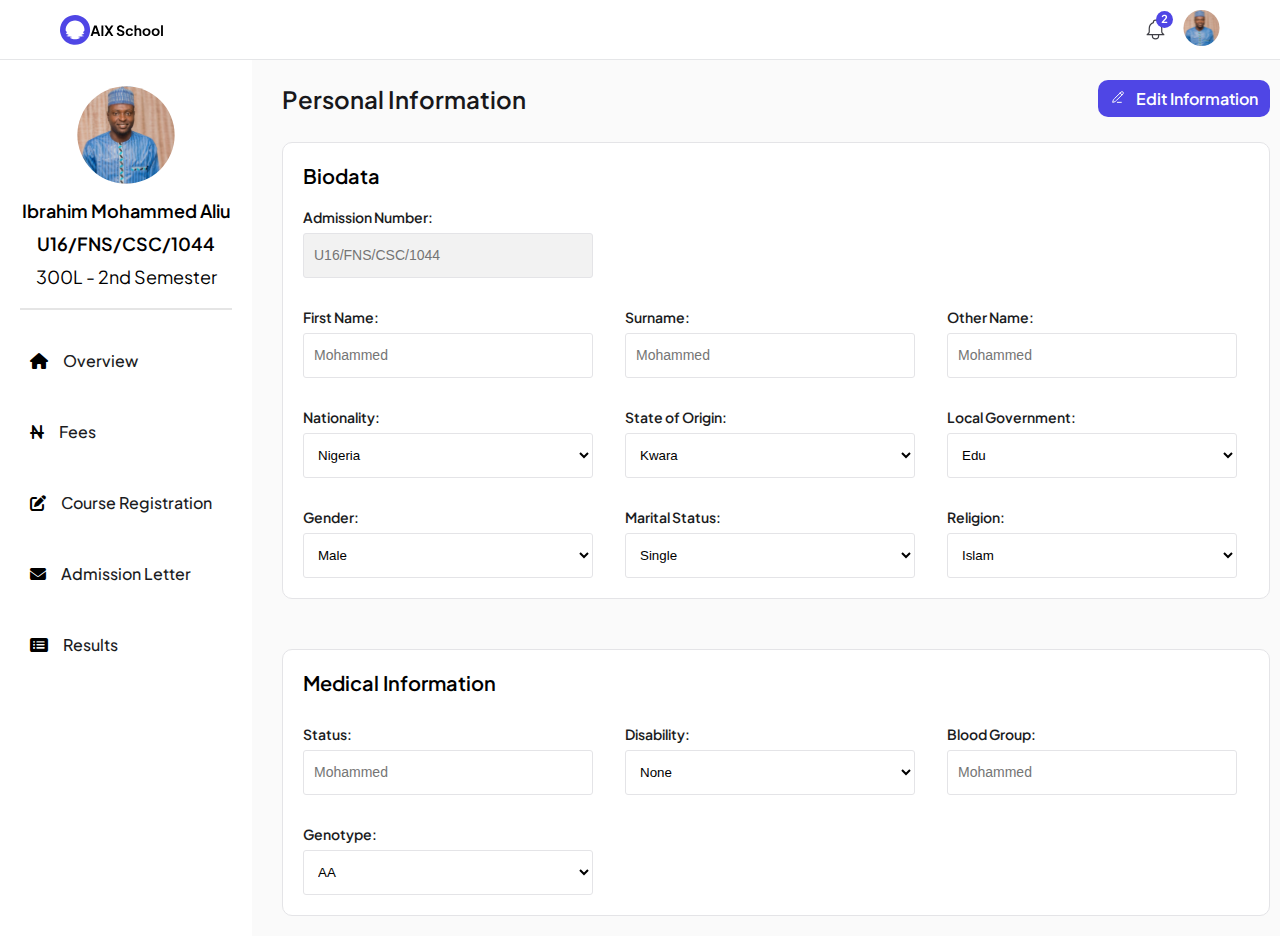
<file: profile.html>
<!DOCTYPE html>
<html lang="en">
  <head>
    <meta charset="UTF-8" />
    <meta name="viewport" content="width=device-width, initial-scale=1.0" />
    <title>Alx Student - Profile</title>
    <link rel="stylesheet" href="styles/profile.css" />
    <link
      rel="stylesheet"
      href="https://cdnjs.cloudflare.com/ajax/libs/font-awesome/6.4.0/css/all.min.css"
    />
  </head>
  <body>
    <nav>
      <div class="nav_wrapper">
        <div class="hamburger" id="hamburger-btn">
          <i class="fa-solid fa-navicon fa-1x"></i>
        </div>
        <img src="assets/navbrand.svg" alt="alx" class="avatar" />
        <div class="nav_flex">
          <div class="notification-wrapper">
            <img
              src="assets/notificationbell.svg"
              alt="notificationbell"
              id="notification-btn"
            />
            <div id="notification-dropdown" class="dropdown">
              <div class="dropdown-header">
                <span>Notifications</span>
                <a href="#" class="mark-read">Mark all as read</a>
                <button class="close-btn">
                  <img src="assets/cancel-circle.svg" alt="x" />
                </button>
              </div>
              <ul class="notification-list">
                <li
                  style="
                    display: flex;
                    align-items: center;
                    justify-content: space-between;
                    gap: 10px;
                  "
                >
                  <div
                    style="
                      display: flex;
                      flex-direction: column;
                      align-items: flex-start;
                      justify-content: space-between;
                    "
                  >
                    <strong style="display: inline-flex; gap: 7px">
                      <img src="assets/purpledot.svg" alt="" />
                      Results are Out!!
                    </strong>
                    <p>Check your second semester results</p>
                  </div>
                  <span class="notification-time">22/12/2022, 4:50pm</span>
                </li>
                <li
                  style="
                    display: flex;
                    align-items: center;
                    justify-content: space-between;
                    gap: 10px;
                  "
                >
                  <div
                    style="
                      display: flex;
                      flex-direction: column;
                      align-items: flex-start;
                      justify-content: space-between;
                    "
                  >
                    <strong style="display: inline-flex; gap: 7px">
                      <img src="assets/purpledot.svg" alt="" />
                      Course Reg Deadline
                    </strong>
                    <p>Course form portal will close in 48 Hours</p>
                  </div>
                  <span class="notification-time">22/12/2022, 4:50pm</span>
                </li>
                <li
                  style="
                    display: flex;
                    align-items: center;
                    justify-content: space-between;
                    gap: 10px;
                  "
                >
                  <div
                    style="
                      display: flex;
                      flex-direction: column;
                      align-items: flex-start;
                      justify-content: space-between;
                    "
                  >
                    <strong style="display: inline-flex; gap: 7px">
                      <img src="assets/purpledot.svg" alt="" />
                      Science Semina
                    </strong>
                    <p>Science Seminar is tomorrow</p>
                  </div>
                  <span class="notification-time">22/12/2022, 4:50pm</span>
                </li>
              </ul>
            </div>
          </div>
          <div class="avatar-wrapper">
            <button id="avatar-btn">
              <img src="assets/avatar.svg" alt="avatar" />
            </button>
            <div id="profile-dropdown" class="dropdown">
              <div class="profile_bg">
                <div class="profile-info">
                  <img src="assets/avatar.svg" alt="avatar" />
                  <span>Ibrahim Mohammed</span>
                </div>
                <ul class="profile-options">
                  <li>
                    <a href="profile.html">
                      <img src="assets/profile.svg" alt="Profile Icon" />
                      <span> Update Profile Information</span>
                    </a>
                  </li>
                  <li>
                    <a href="#">
                      <img src="assets/lock.svg" alt="Password Icon" />
                      <span>Change Login Password</span>
                    </a>
                  </li>
                </ul>
              </div>
              <a href="#" class="logout">
                <img src="assets/logout-01.svg" alt="Logout Icon" />
                <span>Log out</span>
              </a>
            </div>
          </div>
        </div>
      </div>
    </nav>
    <aside id="sidebar">
      <div
        class="profile"
        style="
          display: flex;
          flex-direction: column;
          align-items: center;
          gap: 10px;
          padding-top: 20px;
        "
      >
        <div
          style="
            display: flex;
            align-items: center;
            justify-content: space-between;
            gap: 50px;
          "
        >
          <img src="assets/navbrand.svg" alt="logo" />
          <img
            src="assets/cancel-circle.svg"
            id="close-sidebar"
            alt="x"
            style="width: 25px; height: 25px"
          />
        </div>
        <a href="profile.html"><img src="assets/avatar.svg" alt="avatar" /></a>
        <p style="text-align: center">Ibrahim Mohammed Aliu</p>
        <p>U16/FNS/CSC/1044</p>
        <p>300L - 2nd Semester</p>
      </div>
      <div class="border"></div>
      <div class="navigation">
        <div class="nav_active">
          <i class="fa-solid fa-home fa-1x"></i>
          <a href="index.html">Overview</a>
        </div>
        <div class="navigation_item">
          <i class="fa-solid fa-naira-sign fa-1x"></i>
          <a href="/">Fees</a>
        </div>
        <div class="navigation_item">
          <i class="fa-solid fa-edit fa-1x"></i>
          <a href="course-registration.html">Course Registration</a>
        </div>
        <div class="navigation_item">
          <i class="fa-solid fa-envelope fa-1x"></i>
          <a href="/">Admission Letter</a>
        </div>
        <div class="navigation_item">
          <i class="fa-solid fa-list-alt fa-1x"></i>

          <a href="result.html">Results</a>
        </div>
      </div>
    </aside>
    <div class="home_container">
      <div class="aside">
        <div class="profile">
          <a href="profile.html"
            ><img src="assets/avatar.svg" alt="avatar"
          /></a>
          <p>Ibrahim Mohammed Aliu</p>
          <p>U16/FNS/CSC/1044</p>
          <p>300L - 2nd Semester</p>
        </div>
        <div class="border"></div>
        <div class="navigation">
          <div class="navigation_item">
            <i class="fa-solid fa-home fa-1x"></i>
            <a href="index.html">Overview</a>
          </div>
          <div class="navigation_item">
            <i class="fa-solid fa-naira-sign fa-1x"></i>
            <a href="/">Fees</a>
          </div>
          <div class="navigation_item">
            <i class="fa-solid fa-edit fa-1x"></i>
            <a href="course-registration.html">Course Registration</a>
          </div>
          <div class="navigation_item">
            <i class="fa-solid fa-envelope fa-1x"></i>
            <a href="/">Admission Letter</a>
          </div>
          <div class="navigation_item">
            <i class="fa-solid fa-list-alt fa-1x"></i>

            <a href="result.html">Results</a>
          </div>
        </div>
      </div>
      <div class="wrapper_other_side">
        <div class="other_side_header">
          <p class="other_side_title">Personal Information</p>
          <a class="download" href="edit-profile.html">
            <span>
              <img src="assets/pencil-edit-01.svg" alt="download-icon" /></span
            ><span>Edit Information</span>
          </a>
        </div>
        <div class="biodata_container">
          <p>Biodata</p>
          <div class="admission_form">
            <label for="admission">Admission Number:</label>
            <input type="text" id="admission" placeholder="U16/FNS/CSC/1044" />
          </div>
          <div class="profile_grid">
            <div class="profile_form">
              <label for="firstName">First Name:</label>
              <input type="text" id="firstName" placeholder="Mohammed" />
            </div>
            <div class="profile_form">
              <label for="surname">Surname:</label>
              <input type="text" id="surname" placeholder="Mohammed" />
            </div>
            <div class="profile_form">
              <label for="othername">Other Name:</label>
              <input type="text" id="othername" placeholder="Mohammed" />
            </div>
            <div class="profile_form">
              <label for="firstName">Nationality:</label>
              <select name="" id="">
                <option value="kwara">Nigeria</option>
                <option value="kwara">Ghana</option>
              </select>
            </div>
            <div class="profile_form">
              <label for="firstName">State of Origin:</label>
              <select name="" id="state">
                <option value="kwara">Kwara</option>
                <option value="kwara">Illorin</option>
              </select>
            </div>
            <div class="profile_form">
              <label for="firstName">Local Government:</label>
              <select name="" id="">
                <option value="kwara">Edu</option>
                <option value="kwara">Kwara</option>
              </select>
            </div>
            <div class="profile_form">
              <label for="firstName">Gender:</label>
              <select name="" id="">
                <option value="kwara">Male</option>
                <option value="kwara">Female</option>
              </select>
            </div>
            <div class="profile_form">
              <label for="firstName">Marital Status:</label>
              <select name="" id="">
                <option value="kwara">Single</option>
                <option value="kwara">Married</option>
                <option value="kwara">divorced</option>
              </select>
            </div>
            <div class="profile_form">
              <label for="religion">Religion:</label>
              <select name="" id="">
                <option value="kwara">Islam</option>
                <option value="kwara">Christianity</option>
              </select>
            </div>
          </div>
        </div>
        <div class="medical_container">
          <p>Medical Information</p>
          <div class="profile_grid">
            <div class="profile_form">
              <label for="firstName">Status:</label>
              <input type="text" id="Status" placeholder="Mohammed" />
            </div>
            <div class="profile_form">
              <label for="firstName">Disability:</label>
              <select name="" id="">
                <option value="kwara">None</option>
                <option value="kwara">Kwara</option>
              </select>
            </div>
            <div class="profile_form">
              <label for="bloodgroup">Blood Group:</label>
              <input type="text" id="bloodgroup" placeholder="Mohammed" />
            </div>
            <div class="profile_form">
              <label for="firstName">Genotype:</label>
              <select name="" id="">
                <option value="kwara">AA</option>
                <option value="kwara">Kwara</option>
              </select>
            </div>
          </div>
        </div>
      </div>
    </div>
  </body>
  <script src="app.js"></script>
</html>
</file>
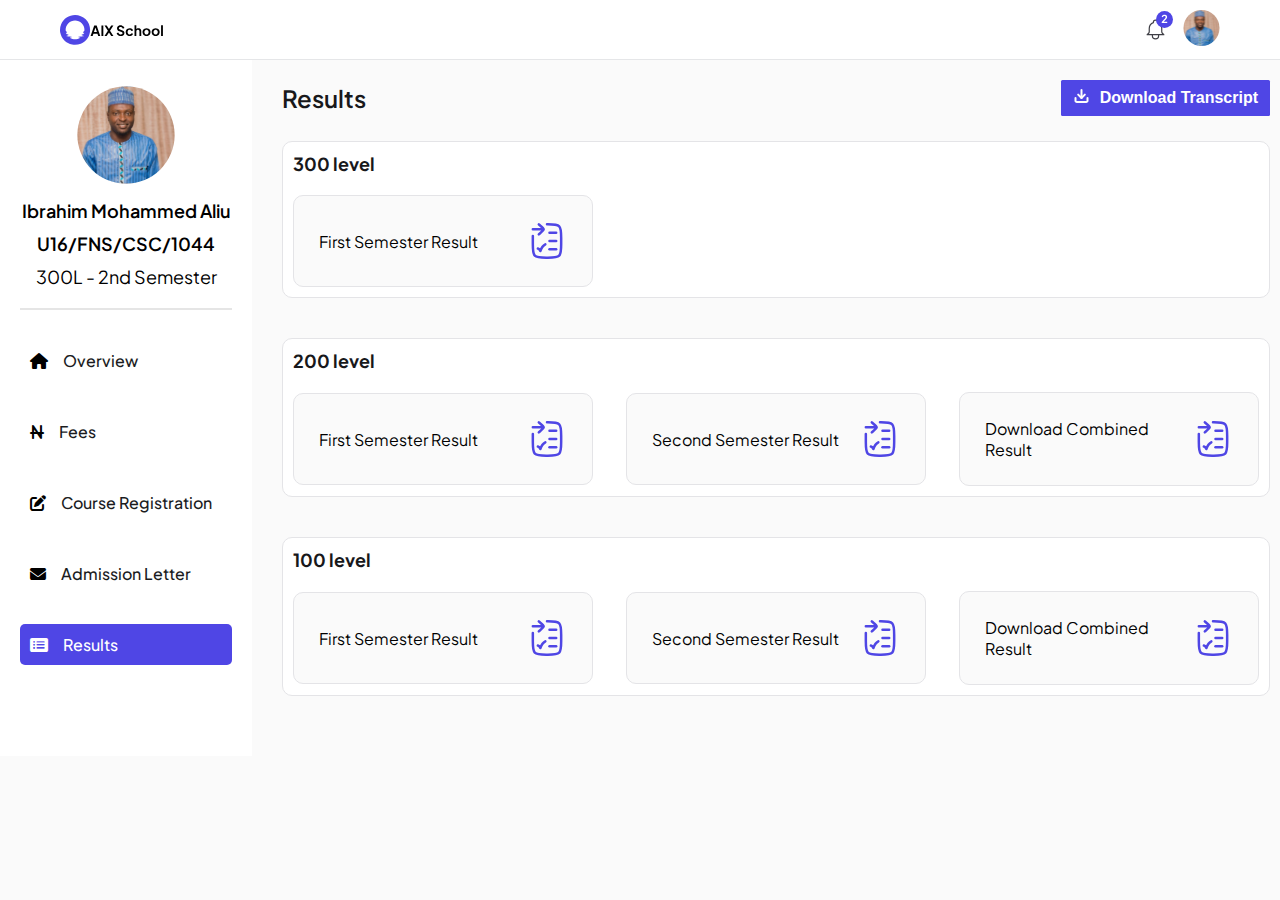
<file: result.html>
<!DOCTYPE html>
<html lang="en">
  <head>
    <meta charset="UTF-8" />
    <meta name="viewport" content="width=device-width, initial-scale=1.0" />
    <title>Alx Student - Result</title>
    <link rel="stylesheet" href="styles/result.css" />
    <link
      rel="stylesheet"
      href="https://cdnjs.cloudflare.com/ajax/libs/font-awesome/6.4.0/css/all.min.css"
    />
  </head>
  <body>
    <nav>
      <div class="nav_wrapper">
        <div class="hamburger" id="hamburger-btn">
          <i class="fa-solid fa-navicon fa-1x"></i>
        </div>
        <img src="assets/navbrand.svg" alt="alx" class="avatar" />
        <div class="nav_flex">
          <div class="notification-wrapper">
            <img
              src="assets/notificationbell.svg"
              alt="notificationbell"
              id="notification-btn"
            />
            <div id="notification-dropdown" class="dropdown">
              <div class="dropdown-header">
                <span>Notifications</span>
                <a href="#" class="mark-read">Mark all as read</a>
                <button class="close-btn">
                  <img src="assets/cancel-circle.svg" alt="x" />
                </button>
              </div>
              <ul class="notification-list">
                <li
                  style="
                    display: flex;
                    align-items: center;
                    justify-content: space-between;
                    gap: 10px;
                  "
                >
                  <div
                    style="
                      display: flex;
                      flex-direction: column;
                      align-items: flex-start;
                      justify-content: space-between;
                    "
                  >
                    <strong style="display: inline-flex; gap: 7px">
                      <img src="assets/purpledot.svg" alt="" />
                      Results are Out!!
                    </strong>
                    <p>Check your second semester results</p>
                  </div>
                  <span class="notification-time">22/12/2022, 4:50pm</span>
                </li>
                <li
                  style="
                    display: flex;
                    align-items: center;
                    justify-content: space-between;
                    gap: 10px;
                  "
                >
                  <div
                    style="
                      display: flex;
                      flex-direction: column;
                      align-items: flex-start;
                      justify-content: space-between;
                    "
                  >
                    <strong style="display: inline-flex; gap: 7px">
                      <img src="assets/purpledot.svg" alt="" />
                      Course Reg Deadline
                    </strong>
                    <p>Course form portal will close in 48 Hours</p>
                  </div>
                  <span class="notification-time">22/12/2022, 4:50pm</span>
                </li>
                <li
                  style="
                    display: flex;
                    align-items: center;
                    justify-content: space-between;
                    gap: 10px;
                  "
                >
                  <div
                    style="
                      display: flex;
                      flex-direction: column;
                      align-items: flex-start;
                      justify-content: space-between;
                    "
                  >
                    <strong style="display: inline-flex; gap: 7px">
                      <img src="assets/purpledot.svg" alt="" />
                      Science Semina
                    </strong>
                    <p>Science Seminar is tomorrow</p>
                  </div>
                  <span class="notification-time">22/12/2022, 4:50pm</span>
                </li>
              </ul>
            </div>
          </div>
          <div class="avatar-wrapper">
            <button id="avatar-btn">
              <img src="assets/avatar.svg" alt="avatar" />
            </button>
            <div id="profile-dropdown" class="dropdown">
              <div class="profile_bg">
                <div class="profile-info">
                  <img src="assets/avatar.svg" alt="avatar" />
                  <span>Ibrahim Mohammed</span>
                </div>
                <ul class="profile-options">
                  <li>
                    <a href="profile.html">
                      <img src="assets/profile.svg" alt="Profile Icon" />
                      <span> Update Profile Information</span>
                    </a>
                  </li>
                  <li>
                    <a href="#">
                      <img src="assets/lock.svg" alt="Password Icon" />
                      <span>Change Login Password</span>
                    </a>
                  </li>
                </ul>
              </div>
              <a href="#" class="logout">
                <img src="assets/logout-01.svg" alt="Logout Icon" />
                <span>Log out</span>
              </a>
            </div>
          </div>
        </div>
      </div>
    </nav>
    <aside id="sidebar">
      <div
        class="profile"
        style="
          display: flex;
          flex-direction: column;
          align-items: center;
          gap: 10px;
          padding-top: 20px;
        "
      >
        <div
          style="
            display: flex;
            align-items: center;
            justify-content: space-between;
            gap: 50px;
          "
        >
          <img src="assets/navbrand.svg" alt="logo" />
          <img
            src="assets/cancel-circle.svg"
            id="close-sidebar"
            alt="x"
            style="width: 25px; height: 25px"
          />
        </div>
        <a href="profile.html"><img src="assets/avatar.svg" alt="avatar" /></a>
        <p style="text-align: center">Ibrahim Mohammed Aliu</p>
        <p>U16/FNS/CSC/1044</p>
        <p>300L - 2nd Semester</p>
      </div>
      <div class="border"></div>
      <div class="navigation">
        <div class="nav_active">
          <i class="fa-solid fa-home fa-1x"></i>
          <a href="index.html">Overview</a>
        </div>
        <div class="navigation_item">
          <i class="fa-solid fa-naira-sign fa-1x"></i>
          <a href="/">Fees</a>
        </div>
        <div class="navigation_item">
          <i class="fa-solid fa-edit fa-1x"></i>
          <a href="course-registration.html">Course Registration</a>
        </div>
        <div class="navigation_item">
          <i class="fa-solid fa-envelope fa-1x"></i>
          <a href="/">Admission Letter</a>
        </div>
        <div class="navigation_item">
          <i class="fa-solid fa-list-alt fa-1x"></i>

          <a href="result.html">Results</a>
        </div>
      </div>
    </aside>
    <div class="home_container">
      <div class="aside">
        <div class="profile">
          <a href="profile.html"
            ><img src="assets/avatar.svg" alt="avatar"
          /></a>
          <p>Ibrahim Mohammed Aliu</p>
          <p>U16/FNS/CSC/1044</p>
          <p>300L - 2nd Semester</p>
        </div>
        <div class="border"></div>
        <div class="navigation">
          <div class="navigation_item">
            <i class="fa-solid fa-home fa-1x"></i>
            <a href="index.html">Overview</a>
          </div>
          <div class="navigation_item">
            <i class="fa-solid fa-naira-sign fa-1x"></i>
            <a href="/">Fees</a>
          </div>
          <div class="navigation_item">
            <i class="fa-solid fa-edit fa-1x"></i>
            <a href="course-registration.html">Course Registration</a>
          </div>
          <div class="navigation_item">
            <i class="fa-solid fa-envelope fa-1x"></i>
            <a href="/">Admission Letter</a>
          </div>
          <div class="nav_active">
            <i class="fa-solid fa-list-alt fa-1x"></i>

            <a href="result.html">Results</a>
          </div>
        </div>
      </div>
      <div class="wrapper_other_side">
        <div class="other_side_header">
          <p class="other_side_title">Results</p>
          <button class="download">
            <span> <img src="assets/download.svg" alt="download-icon" /> </span>
            <span>Download Transcript</span>
          </button>
        </div>
        <div class="result_card">
          <p class="result_card_title">300 level</p>
          <div>
            <div class="result_card_content">
              <p>First Semester Result</p>
              <img src="assets/atl.svg" alt="atl" />
            </div>
          </div>
        </div>
        <div class="result_card">
          <p class="result_card_title">200 level</p>
          <div class="test">
            <div class="result_card_content">
              <p>First Semester Result</p>
              <img src="assets/atl.svg" alt="atl" />
            </div>
            <div class="result_card_content">
              <p>Second Semester Result</p>
              <img src="assets/atl.svg" alt="atl" />
            </div>
            <div class="result_card_content">
              <p>Download Combined Result</p>
              <img src="assets/atl.svg" alt="atl" />
            </div>
          </div>
        </div>
        <div class="result_card">
          <p class="result_card_title">100 level</p>
          <div class="test">
            <div class="result_card_content">
              <p>First Semester Result</p>
              <img src="assets/atl.svg" alt="atl" />
            </div>
            <div class="result_card_content">
              <p>Second Semester Result</p>
              <img src="assets/atl.svg" alt="atl" />
            </div>
            <div class="result_card_content">
              <p>Download Combined Result</p>
              <img src="assets/atl.svg" alt="atl" />
            </div>
          </div>
        </div>
      </div>
    </div>
  </body>
  <script src="app.js"></script>
</html>
</file>
<file: styles/styles.css>
@import url("https://fonts.googleapis.com/css2?family=Plus+Jakarta+Sans:wght@300;400;500;600;700&display=swap");

* {
  margin: 0;
  padding: 0;
  box-sizing: border-box;
}
body {
  font-family: "Plus Jakarta Sans";
  background-color: #fafafa;
}
a {
  text-decoration: none;
}
.wrapper {
  max-width: 1200px;
  padding: 20px;
  margin: 0 auto;
}
.nav_wrapper {
  max-width: 1200px;
  padding: 10px 20px;
  margin: 0 auto;
}
nav {
  width: 100%;
  background-color: #fff;
  margin-bottom: 1px;
  box-shadow: 0px 1px 0px 0px #12203b17;
}
nav div {
  display: flex;
  justify-content: space-between;
  align-items: center;
}
.nav_flex {
  display: flex;
  gap: 10px;
  align-items: flex-start;
}
.hamburger {
  display: none;
  flex-direction: column;
  cursor: pointer;
}

.hamburger div {
  width: 10px;
  height: 1px;
  background-color: #333;
  margin: 4px 0;
  transition: 0.4s;
}

#sidebar {
  position: fixed;
  top: 0;
  left: -100%; /* Hide sidebar off-screen */
  width: 250px;
  height: 100%;
  background: #fff;
  transition: left 0.3s ease;
  padding: 10px 20px;
  overflow-y: scroll;
  scrollbar-width: 1px;
}

#sidebar.active {
  left: 0; /* Show sidebar */
}

.hamburger {
  cursor: pointer;
  /* Add additional styling */
}

.hamburger div {
  width: 30px;
  height: 3px;
  background-color: #333;
  margin: 5px 0;
}

.home_container {
  display: grid;
  grid-template-columns: 1fr 4fr;
  gap: 20px;
}
.aside {
  background-color: #fff;
  padding: 10px 20px;
  height: 100%;
}
.aside .profile {
  margin-top: 15px;
  display: flex;
  flex-direction: column;
  align-items: center;
  gap: 10px;
}
.profile img {
  width: 100px;
  height: 100px;
}
.profile p:nth-of-type(1) {
  font-size: 18px;
  font-weight: 600;
}
.profile p:nth-of-type(2) {
  font-size: 18px;
  font-weight: 600;
}
.profile p:nth-of-type(3) {
  font-size: 18px;
  font-weight: 400;
}
.border {
  margin-top: 20px;
  border: 1px solid #e5e5e5;
}

.navigation {
  margin-top: 30px;
  display: flex;
  flex-direction: column;
  justify-content: space-between;
  align-items: flex-start;
  gap: 30px;
}
.navigation .navigation_item {
  width: 100%;
  display: flex;
  align-items: center;
  gap: 15px;
  border-radius: 5px;
  padding: 10px;
}
.navigation .nav_active {
  width: 100%;
  background-color: #4f46e5;
  color: #fff;
  padding: 10px;
  border-radius: 5px;
  display: flex;
  align-items: center;
  gap: 15px;
}

.navigation .nav_active a {
  font-size: 16px;
  font-weight: 500;
  color: #ffffff !important;
}
.navigation .navigation_item:hover {
  width: 100%;
  background-color: #4f46e5;
  padding: 10px;
  border-radius: 5px;
  transition: all ease-in 0.5s;
}
.navigation .navigation_item:hover i {
  color: #fff;
}
.navigation navigation_item img {
  width: 100px;
  height: 100px;
}
.navigation .navigation_item a {
  font-size: 16px;
  font-weight: 500;
  color: #1b1c1e;
}
.navigation .navigation_item:hover a {
  color: #fff;
}
.notification-wrapper {
  position: relative;
  display: inline-block;
  border-radius: 10px;
}

#notification-btn {
  background: none;
  border: none;
  position: relative;
  cursor: pointer;
  font-size: 1.5em;
}

.notification-count {
  background-color: #6f4eff;
  color: white;
  border-radius: 50%;
  padding: 15px;
  font-size: 0.75em;
  position: absolute;
  top: -10px;
  right: -10px;
}

#notification-dropdown {
  display: none;
  position: absolute;
  right: 0px;
  top: 100%;
  width: 450px;
  background-color: white;
  box-shadow: 0px 4px 8px rgba(0, 0, 0, 0.1);
  border-radius: 8px;
  z-index: 1000;
}

.dropdown-header {
  display: flex;
  justify-content: space-between;
  align-items: center;
  padding: 15px;
  border-bottom: 1px solid #eee;
}

.mark-read {
  font-size: 0.85em;
  color: #6f4eff;
  text-decoration: none;
}

.close-btn {
  background: none;
  border: none;
  font-size: 1.5em;
  cursor: pointer;
}

.notification-list {
  list-style-type: none;
  margin: 0;
  padding: 0;
}

.notification-list li {
  padding: 15px;
  border-bottom: 1px solid #eee;
}

.notification-list li:last-child {
  border-bottom: none;
}

.notification-time {
  display: block;
  font-size: 0.75em;
  color: #888;
  margin-top: 5px;
}

.avatar-wrapper {
  position: relative;
}

#avatar-btn {
  background: none;
  border: none;
  cursor: pointer;
}

#profile-dropdown {
  display: none;
  flex-direction: column;
  position: absolute;
  right: 0;
  top: 100%;
  width: 350px;
  box-shadow: 0px 4px 8px rgba(0, 0, 0, 0.1);
  border-radius: 8px;
  z-index: 1000;
  padding: 15px;
  background-color: #fff;
}

.profile_bg {
  border-radius: 10px;
  background: #f2f2f2;
  padding: 5px 10px;
  display: flex;
  flex-direction: column;
  align-items: flex-start;
}

.profile-info {
  display: flex;
  align-items: center;
  border-bottom: 1px solid #eee;
  padding: 10px 0px;
  justify-content: space-between;
  gap: 10px;
}

.profile-info img {
  width: 40px;
  height: 40px;
  border-radius: 50%;
  margin-right: 10px;
}

.profile-options {
  list-style-type: none;
  margin: 0;
  border-bottom: 1px solid #eee;
}

.profile-options li {
  padding: 10px 0;
  display: flex;
  align-items: center;
}

.profile-options li a {
  display: flex;
  align-items: center;
  justify-content: space-between;
  gap: 10px;
}

.profile-options li img {
  margin-right: 10px;
}

.profile-options li span {
  color: #000;
  font-size: 14px;
  font-weight: 400;
}

.logout {
  display: flex;
  align-items: center;
  padding: 15px 10px;
  color: black;
  text-decoration: none;
  font-size: 14px;
}

.logout img {
  margin-right: 10px;
}

.other_side {
  margin-top: 20px;
  padding: 25px;
}
.other_side_header .other_side_title {
  font-size: 24px;
  font-weight: 600;
  color: #18181b;
}
.other_side_header .other_side_title span {
  font-size: 24px;
  font-weight: 400;
  color: #71717a;
}
.grid {
  margin-top: 20px;
  display: grid;
  grid-template-columns: 2fr 1fr;
  gap: 20px;
}
.grid .calendar_container {
  width: 100%;
  background-color: #fff;
  border-radius: 1px;
  border: 1px solid #e4e4e7;
  padding: 20px;
}
.calendar_header {
  display: flex;
  align-items: center;
  justify-content: space-between;
}
.calendar_header p {
  font-size: 18px;
  font-weight: 500;
}
.calendar_header button {
  border: 1px solid #d4d4d8;
  background-color: transparent;
  padding: 10px;
  border-radius: 5px;
  font-size: 15px;
  font-weight: 700;
  display: flex;
  align-items: center;
  justify-content: space-between;
  gap: 5px;
}
.calendar_date {
  margin-top: 10px;
  width: 100%;
  display: flex;
  justify-content: space-between;
  padding: 0px 15px;
}
.calendar_date p {
  font-size: 18px;
  font-weight: 500;
  margin-right: 95px;
}
.calendar {
  padding: 15px;
  display: flex;
  flex-direction: column;
  gap: 30px;
  overflow-x: auto;
}

.calendar div {
  display: grid;
  grid-template-columns: 1fr 1fr 1fr;
  grid-template-rows: auto auto;
  border-bottom: 1px solid #f4f4f5;
}
.calendar div:nth-of-type(1) p {
  font-size: 16px;
  font-weight: 500;
  color: #4f46e5;
  margin-bottom: 4px;
}
.calendar div p {
  font-size: 16px;
  font-weight: 500;
  color: #000;
  margin-bottom: 4px;
}
.event_container {
  background-color: #fff;
  border-radius: 1px;
  border: 1px solid #e4e4e7;
  padding: 20px;
}
.event_container .event_header {
  font-size: 18px;
  font-weight: 700;
  color: #18181b;
  margin-bottom: 20px;
}
.event_grid_header {
  display: flex;
  flex-direction: column;
  gap: 30px;
}
.event_grid div {
  display: flex;
  align-items: center;
  justify-content: space-between;
}
.event_grid div p:nth-of-type(1) {
  font-size: 16px;
  font-weight: 500;
  color: #18181b;
}
.event_grid div p:nth-of-type(2) {
  font-size: 16px;
  font-weight: 300;
  color: #71717a;
}
.event_grid span {
  font-size: 14px;
  font-weight: 500;
  color: #18181b;
}
.payment_container {
  border-radius: 1px;
  border: 1px solid #e4e4e7;
  background-color: #fff;
  padding: 20px;
}
.payment_header {
  display: flex;
  justify-content: space-between;
  align-items: center;
}
.payment_header div p:nth-of-type(1) {
  font-size: 16px;
  font-weight: 700;
  color: #18181b;
}
.payment_header div p:nth-of-type(2) {
  font-size: 13px;
  font-weight: 400;
  color: #71717a;
}
.payment_header a {
  font-size: 13px;
  font-weight: 500;
  color: #4f46e5;
}
.payment {
  margin-top: 25px;
  display: flex;
  flex-direction: column;
  gap: 40px;
}
.payment_grid {
  display: grid;
  grid-template-columns: 1fr 1fr 1fr 1fr;
  align-items: center;
  gap: 20px;
}
.payment_grid1 {
  display: grid;
  grid-template-columns: 1fr 1fr 1fr 1fr;
  align-items: center;
  gap: 20px;
}
.payment_grid div:nth-of-type(1) {
  display: flex;
  align-items: center;
  justify-content: center;
  gap: 10px;
  background-color: #dcfce7;
  border-radius: 40px;
  padding: 5px;
}
.payment_grid1 div:nth-of-type(1) {
  display: flex;
  align-items: center;
  justify-content: center;
  gap: 10px;
  background-color: #fef9c3;
  border-radius: 40px;
  padding: 5px;
}
.payment_grid div:nth-of-type(1) p {
  text-align: center;
  font-weight: 500;
  color: #14532d;
}
.payment_grid1 div:nth-of-type(1) p {
  text-align: center;
  font-weight: 500;
  color: #713f12;
}
.payment_grid p {
  font-size: 16px;
  font-weight: 600;
  color: #1b1b1b;
}
.payment_grid1 p {
  font-size: 16px;
  font-weight: 600;
  color: #1b1b1b;
}
.payment_grid div:nth-of-type(2) p:nth-of-type(1) {
  font-size: 16px;
  font-weight: 700;
  color: #1b1b1b;
  margin-bottom: 1px;
}
.payment_grid div:nth-of-type(2) p:nth-of-type(2) {
  font-size: 16px;
  font-weight: 500;
  color: #71717a;
}
.payment_grid1 div:nth-of-type(2) p:nth-of-type(1) {
  font-size: 16px;
  font-weight: 700;
  color: #1b1b1b;
  margin-bottom: 5px;
}
.payment_grid1 div:nth-of-type(2) p:nth-of-type(2) {
  font-size: 16px;
  font-weight: 500;
  color: #71717a;
}
.payment_grid button {
  border: none;
  font-size: 14px;
  font-weight: 400;
  border-radius: 5px;
  background-color: #8080808c;
  color: #fff;
  padding: 10px;
}
.payment_grid1 button {
  border: none;
  font-size: 14px;
  font-weight: 400;
  border-radius: 5px;
  background-color: #4f46e5;
  color: #fff;
  padding: 10px;
}
.result_container {
  border-radius: 1px;
  border: 1px solid #e4e4e7;
  background-color: #fff;
  padding: 20px;
}
.result_header {
  display: flex;
  align-self: center;
  justify-content: space-between;
  margin-bottom: 20px;
}
.result_header p {
  font-size: 16px;
  font-weight: 600;
  color: #18181b;
}
.result_header a {
  font-size: 13px;
  font-weight: 500;
  color: #4f46e5;
}
.result_flex {
  display: flex;
  flex-direction: column;
  gap: 25px;
}
.result_child_flex {
  display: flex;
  justify-content: space-between;
  align-items: center;
}
.result_child_flex p {
  font-size: 18px;
  font-weight: 400;
  color: #1b1b1b;
}
@media screen and (max-width: 900px) {
  .avatar {
    display: none;
  }
  .hamburger {
    display: flex;
  }
  .home_container {
    display: grid;
    grid-template-columns: 1fr;
  }
  .aside {
    display: none;
  }
  .other_side {
    width: 100%;
    max-width: 100vw;
  }
  .other_side_header .download span:nth-of-type(2) {
    display: none;
  }
  .result_card .result_card_content {
    width: 100%;
  }
  .grid {
    display: grid;
    grid-template-columns: 1fr;
  }
  .calendar div {
    grid-template-columns: 1fr;
    text-align: left;
    gap: 20px;
    box-shadow: 0 2px 10px rgba(0, 0, 0, 0.1);
    padding: 8px;
  }
  .calendar div:nth-of-type(1) p {
    font-size: 16px;
    font-weight: 500;
    color: #4f46e5;
  }
  .calendar div p {
    font-size: 16px;
    font-weight: 500;
    color: #000;
  }
  .calendar_date p {
    margin-right: 0;
  }
  .payment_container {
    width: 100%;
  }
  .payment_grid {
    grid-template-columns: 1fr;
    text-align: left;
    gap: 20px;
    box-shadow: 0 2px 10px rgba(0, 0, 0, 0.1);
    padding: 8px;
  }
  .payment_grid1 {
    grid-template-columns: 1fr;
    text-align: left;
    gap: 20px;
    box-shadow: 0 2px 10px rgba(0, 0, 0, 0.1);
    padding: 8px;
  }
  .payment_header {
    flex-direction: column;
    justify-content: flex-start;
    align-items: start;
    gap: 5px;
  }
  .payment_grid div:nth-of-type(1) {
    width: 150px;
  }
  .payment_grid1 div:nth-of-type(1) {
    width: 150px;
  }
}
</file>
<file: styles/course-registration.css>
@import url("https://fonts.googleapis.com/css2?family=Plus+Jakarta+Sans:wght@300;400;500;600;700&display=swap");

* {
  margin: 0;
  padding: 0;
  box-sizing: border-box;
}
body {
  font-family: "Plus Jakarta Sans";
  background-color: #fafafa;
}
a {
  text-decoration: none;
}
.wrapper {
  max-width: 1200px;
  padding: 20px;
  margin: 0 auto;
}
.nav_wrapper {
  max-width: 1200px;
  padding: 10px 20px;
  margin: 0 auto;
}
nav {
  width: 100%;
  background-color: #fff;
  margin-bottom: 1px;
  box-shadow: 0px 1px 0px 0px #12203b17;
}
nav div {
  display: flex;
  justify-content: space-between;
  align-items: center;
}
.nav_flex {
  display: flex;
  gap: 10px;
  align-items: flex-start;
}
.hamburger {
  display: none;
  flex-direction: column;
  cursor: pointer;
}

.hamburger div {
  width: 10px;
  height: 1px;
  background-color: #333;
  margin: 4px 0;
  transition: 0.4s;
}

#sidebar {
  position: fixed;
  top: 0;
  left: -100%; /* Hide sidebar off-screen */
  width: 250px;
  height: 100%;
  background: #fff;
  transition: left 0.3s ease;
  padding: 10px 20px;
  overflow-y: scroll;
  scrollbar-width: 1px;
}

#sidebar.active {
  left: 0; /* Show sidebar */
}

.hamburger {
  cursor: pointer;
  /* Add additional styling */
}

.hamburger div {
  width: 30px;
  height: 3px;
  background-color: #333;
  margin: 5px 0;
}

.home_container {
  display: grid;
  grid-template-columns: 1fr 4fr;
  gap: 20px;
}
.aside {
  background-color: #fff;
  padding: 10px 20px;
  height: 100%;
}
.aside .profile {
  margin-top: 15px;
  display: flex;
  flex-direction: column;
  align-items: center;
  gap: 10px;
}
.profile img {
  width: 100px;
  height: 100px;
}
.profile p:nth-of-type(1) {
  font-size: 18px;
  font-weight: 600;
}
.profile p:nth-of-type(2) {
  font-size: 18px;
  font-weight: 600;
}
.profile p:nth-of-type(3) {
  font-size: 18px;
  font-weight: 400;
}
.border {
  margin-top: 20px;
  border: 1px solid #e5e5e5;
}

.navigation {
  margin-top: 30px;
  display: flex;
  flex-direction: column;
  justify-content: space-between;
  align-items: flex-start;
  gap: 30px;
}
.navigation .navigation_item {
  width: 100%;
  display: flex;
  align-items: center;
  gap: 15px;
  border-radius: 5px;
  padding: 10px;
}
.navigation .nav_active {
  width: 100%;
  background-color: #4f46e5;
  color: #fff;
  padding: 10px;
  border-radius: 5px;
  display: flex;
  align-items: center;
  gap: 15px;
}

.navigation .nav_active a {
  font-size: 16px;
  font-weight: 500;
  color: #ffffff !important;
}
.navigation .navigation_item:hover {
  width: 100%;
  background-color: #4f46e5;
  padding: 10px;
  border-radius: 5px;
  transition: all ease-in 0.5s;
}
.navigation .navigation_item:hover i {
  color: #fff;
}
.navigation navigation_item img {
  width: 100px;
  height: 100px;
}
.navigation .navigation_item a {
  font-size: 16px;
  font-weight: 500;
  color: #1b1c1e;
}
.navigation .navigation_item:hover a {
  color: #fff;
}
.notification-wrapper {
  position: relative;
  display: inline-block;
  border-radius: 10px;
}

#notification-btn {
  background: none;
  border: none;
  position: relative;
  cursor: pointer;
  font-size: 1.5em;
}

.notification-count {
  background-color: #6f4eff;
  color: white;
  border-radius: 50%;
  padding: 15px;
  font-size: 0.75em;
  position: absolute;
  top: -10px;
  right: -10px;
}

#notification-dropdown {
  display: none;
  position: absolute;
  right: 0px;
  top: 100%;
  width: 450px;
  background-color: white;
  box-shadow: 0px 4px 8px rgba(0, 0, 0, 0.1);
  border-radius: 8px;
  z-index: 1000;
}

.dropdown-header {
  display: flex;
  justify-content: space-between;
  align-items: center;
  padding: 15px;
  border-bottom: 1px solid #eee;
}

.mark-read {
  font-size: 0.85em;
  color: #6f4eff;
  text-decoration: none;
}

.close-btn {
  background: none;
  border: none;
  font-size: 1.5em;
  cursor: pointer;
}

.notification-list {
  list-style-type: none;
  margin: 0;
  padding: 0;
}

.notification-list li {
  padding: 15px;
  border-bottom: 1px solid #eee;
}

.notification-list li:last-child {
  border-bottom: none;
}

.notification-time {
  display: block;
  font-size: 0.75em;
  color: #888;
  margin-top: 5px;
}

.avatar-wrapper {
  position: relative;
}

#avatar-btn {
  background: none;
  border: none;
  cursor: pointer;
}

#profile-dropdown {
  display: none;
  flex-direction: column;
  position: absolute;
  right: 0;
  top: 100%;
  width: 350px;
  box-shadow: 0px 4px 8px rgba(0, 0, 0, 0.1);
  border-radius: 8px;
  z-index: 1000;
  padding: 15px;
  background-color: #fff;
}

.profile_bg {
  border-radius: 10px;
  background: #f2f2f2;
  padding: 5px 10px;
  display: flex;
  flex-direction: column;
  align-items: flex-start;
}

.profile-info {
  display: flex;
  align-items: center;
  border-bottom: 1px solid #eee;
  padding: 10px 0px;
  justify-content: space-between;
  gap: 10px;
}

.profile-info img {
  width: 40px;
  height: 40px;
  border-radius: 50%;
  margin-right: 10px;
}

.profile-options {
  list-style-type: none;
  margin: 0;
  border-bottom: 1px solid #eee;
}

.profile-options li {
  padding: 10px 0;
  display: flex;
  align-items: center;
}

.profile-options li a {
  display: flex;
  align-items: center;
  justify-content: space-between;
  gap: 10px;
}

.profile-options li img {
  margin-right: 10px;
}

.profile-options li span {
  color: #000;
  font-size: 14px;
  font-weight: 400;
}

.logout {
  display: flex;
  align-items: center;
  padding: 15px 10px;
  color: black;
  text-decoration: none;
  font-size: 14px;
}

.logout img {
  margin-right: 10px;
}

.other_side {
  width: 100%;
  margin-top: 20px;
  padding: 25px;
}
.other_side_header {
  display: flex;
  align-items: center;
  justify-content: space-between;
  margin-bottom: 25px;
  background-color: #fff;
  border: 1px solid #e5e5e5;
  border-radius: 10px;
  padding: 20px;
}
.other_side_header .other_side_title {
  font-size: 24px;
  font-weight: 600;
  color: #18181b;
}
.other_side_header .download {
  display: flex;
  align-items: center;
  justify-content: center;
  gap: 10px;
  border: none;
  font-size: 16px;
  font-weight: 600;
  padding: 8px 12px;
  background-color: #4f46e5;
  border-radius: 4px;
  color: #fff;
}
.other_side_header .download_grey {
  display: inline-flex;
  align-items: center;
  justify-content: center;
  gap: 10px;
  border: none;
  font-size: 16px;
  font-weight: 600;
  padding: 8px 12px;
  background-color: #b1b1b1;
  border: 1px solid #b1b1b1;
  border-radius: 4px;
  color: #fff;
}
.course_registration_container {
  margin-top: 30px;
  background-color: #fff;
  border: 1px solid #e4e4e7;
  padding: 20px;
}
.course_header {
  display: flex;
  align-items: center;
  justify-content: space-between;
}
.course_header .course_header_text {
  font-size: 18px;
  font-weight: 700;
  color: #18181b;
}
.course_header a {
  display: flex;
  align-items: center;
  gap: 10px;
  background: none;
  border: none;
  font-size: 16px;
  font-weight: 500;
  color: #4f46e5;
}
.courses {
  padding: 20px 0px;
  display: flex;
  flex-direction: column;
  gap: 40px;
}
.courses div {
  display: grid;
  grid-template-columns: 1fr 1fr 1fr 1fr 1fr;
  border-bottom: 1px solid #e7eaee;
}
.courses div:nth-of-type(1) p {
  font-size: 14px;
  font-weight: 600;
  color: #64748b;
  padding-bottom: 15px;
}
.courses div:nth-of-type(2) {
  font-size: 16px;
  font-weight: 500;
  color: #191d23;
  margin-bottom: 2px;
}
.registered {
  margin-top: 25px;
  display: flex;
  align-items: center;
  justify-content: center;
}
.registered p {
  font-size: 18px;
  font-weight: 600;
  color: #4f46e5;
  padding-bottom: 15px;
}

@media screen and (max-width: 900px) {
  .avatar {
    display: none;
  }
  .hamburger {
    display: flex;
  }

  .home_container {
    display: grid;
    grid-template-columns: 1fr;
  }
  .aside {
    display: none;
  }
  .other_side {
    width: 100%;
    max-width: 100vw;
  }
  .other_side_header .download span:nth-of-type(2) {
    display: none;
  }
  .courses div {
    display: flex;
    justify-content: space-between;
    align-items: center;
    text-align: center;
    gap: 20px;
  }
  .courses div:nth-of-type(1) p {
    font-size: 13px;
  }
  .courses div p {
    font-size: 12px;
  }
}
</file>
<file: styles/profile.css>
@import url("https://fonts.googleapis.com/css2?family=Plus+Jakarta+Sans:wght@300;400;500;600;700&display=swap");

* {
  margin: 0;
  padding: 0;
  box-sizing: border-box;
}
body {
  font-family: "Plus Jakarta Sans";
  background-color: #fafafa;
}
a {
  text-decoration: none;
}
.wrapper {
  max-width: 1200px;
  padding: 20px;
  margin: 0 auto;
}
.nav_wrapper {
  max-width: 1200px;
  padding: 10px 20px;
  margin: 0 auto;
}
nav {
  width: 100%;
  background-color: #fff;
  margin-bottom: 1px;
  box-shadow: 0px 1px 0px 0px #12203b17;
}
nav div {
  display: flex;
  justify-content: space-between;
  align-items: center;
}
.nav_flex {
  display: flex;
  gap: 10px;
  align-items: flex-start;
}
.hamburger {
  display: none;
  flex-direction: column;
  cursor: pointer;
}

.hamburger div {
  width: 10px;
  height: 1px;
  background-color: #333;
  margin: 4px 0;
  transition: 0.4s;
}

#sidebar {
  position: fixed;
  top: 0;
  left: -100%; /* Hide sidebar off-screen */
  width: 250px;
  height: 100%;
  background: #fff;
  transition: left 0.3s ease;
  padding: 10px 20px;
  overflow-y: scroll;
  scrollbar-width: 1px;
}

#sidebar.active {
  left: 0; /* Show sidebar */
}

.hamburger {
  cursor: pointer;
  /* Add additional styling */
}

.hamburger div {
  width: 30px;
  height: 3px;
  background-color: #333;
  margin: 5px 0;
}

.home_container {
  display: grid;
  grid-template-columns: 1fr 4fr;
  gap: 20px;
}
.aside {
  background-color: #fff;
  padding: 10px 20px;
  height: 100%;
}
.aside .profile {
  margin-top: 15px;
  display: flex;
  flex-direction: column;
  align-items: center;
  gap: 10px;
}
.profile img {
  width: 100px;
  height: 100px;
}
.profile p:nth-of-type(1) {
  font-size: 18px;
  font-weight: 600;
}
.profile p:nth-of-type(2) {
  font-size: 18px;
  font-weight: 600;
}
.profile p:nth-of-type(3) {
  font-size: 18px;
  font-weight: 400;
}
.border {
  margin-top: 20px;
  border: 1px solid #e5e5e5;
}

.navigation {
  margin-top: 30px;
  display: flex;
  flex-direction: column;
  justify-content: space-between;
  align-items: flex-start;
  gap: 30px;
}
.navigation .navigation_item {
  width: 100%;
  display: flex;
  align-items: center;
  gap: 15px;
  border-radius: 5px;
  padding: 10px;
}
.navigation .nav_active {
  width: 100%;
  background-color: #4f46e5;
  color: #fff;
  padding: 10px;
  border-radius: 5px;
  display: flex;
  align-items: center;
  gap: 15px;
}

.navigation .nav_active a {
  font-size: 16px;
  font-weight: 500;
  color: #ffffff !important;
}
.navigation .navigation_item:hover {
  width: 100%;
  background-color: #4f46e5;
  padding: 10px;
  border-radius: 5px;
  transition: all ease-in 0.5s;
}
.navigation .navigation_item:hover i {
  color: #fff;
}
.navigation navigation_item img {
  width: 100px;
  height: 100px;
}
.navigation .navigation_item a {
  font-size: 16px;
  font-weight: 500;
  color: #1b1c1e;
}
.navigation .navigation_item:hover a {
  color: #fff;
}
.notification-wrapper {
  position: relative;
  display: inline-block;
  border-radius: 10px;
}

#notification-btn {
  background: none;
  border: none;
  position: relative;
  cursor: pointer;
  font-size: 1.5em;
}

.notification-count {
  background-color: #6f4eff;
  color: white;
  border-radius: 50%;
  padding: 15px;
  font-size: 0.75em;
  position: absolute;
  top: -10px;
  right: -10px;
}

#notification-dropdown {
  display: none;
  position: absolute;
  right: 0px;
  top: 100%;
  width: 450px;
  background-color: white;
  box-shadow: 0px 4px 8px rgba(0, 0, 0, 0.1);
  border-radius: 8px;
  z-index: 1000;
}

.dropdown-header {
  display: flex;
  justify-content: space-between;
  align-items: center;
  padding: 15px;
  border-bottom: 1px solid #eee;
}

.mark-read {
  font-size: 0.85em;
  color: #6f4eff;
  text-decoration: none;
}

.close-btn {
  background: none;
  border: none;
  font-size: 1.5em;
  cursor: pointer;
}

.notification-list {
  list-style-type: none;
  margin: 0;
  padding: 0;
}

.notification-list li {
  padding: 15px;
  border-bottom: 1px solid #eee;
}

.notification-list li:last-child {
  border-bottom: none;
}

.notification-time {
  display: block;
  font-size: 0.75em;
  color: #888;
  margin-top: 5px;
}

.avatar-wrapper {
  position: relative;
}

#avatar-btn {
  background: none;
  border: none;
  cursor: pointer;
}

#profile-dropdown {
  display: none;
  flex-direction: column;
  position: absolute;
  right: 0;
  top: 100%;
  width: 350px;
  box-shadow: 0px 4px 8px rgba(0, 0, 0, 0.1);
  border-radius: 8px;
  z-index: 1000;
  padding: 15px;
  background-color: #fff;
}

.profile_bg {
  border-radius: 10px;
  background: #f2f2f2;
  padding: 5px 10px;
  display: flex;
  flex-direction: column;
  align-items: flex-start;
}

.profile-info {
  display: flex;
  align-items: center;
  border-bottom: 1px solid #eee;
  padding: 10px 0px;
  justify-content: space-between;
  gap: 10px;
}

.profile-info img {
  width: 40px;
  height: 40px;
  border-radius: 50%;
  margin-right: 10px;
}

.profile-options {
  list-style-type: none;
  margin: 0;
  border-bottom: 1px solid #eee;
}

.profile-options li {
  padding: 10px 0;
  display: flex;
  align-items: center;
}

.profile-options li a {
  display: flex;
  align-items: center;
  justify-content: space-between;
  gap: 10px;
}

.profile-options li img {
  margin-right: 10px;
}

.profile-options li span {
  color: #000;
  font-size: 14px;
  font-weight: 400;
}

.logout {
  display: flex;
  align-items: center;
  padding: 15px 10px;
  color: black;
  text-decoration: none;
  font-size: 14px;
}

.logout img {
  margin-right: 10px;
}

.wrapper_other_side {
  padding: 20px 10px;
}
.other_side {
  margin-top: 20px;
  padding: 25px;
}
.other_side_header {
  display: flex;
  align-items: center;
  justify-content: space-between;
  margin-bottom: 25px;
}
.other_side_header .other_side_title {
  font-size: 24px;
  font-weight: 600;
  color: #18181b;
}
.other_side_header .download {
  display: inline-flex;
  align-items: center;
  justify-content: center;
  gap: 10px;
  border: none;
  font-size: 16px;
  font-weight: 600;
  padding: 8px 12px;
  background-color: #4f46e5;
  border-radius: 10px;
  color: #fff;
}

.biodata_container {
  background-color: #fff;
  border: 1px solid #e4e4e7;
  border-radius: 10px;
  padding: 20px;
}
.biodata_container p {
  font-size: 20px;
  font-weight: 600;
  margin-bottom: 20px;
}
.admission_form {
  margin-top: 10px;
  display: flex;
  flex-direction: column;
  gap: 7px;
}
.admission_form label {
  font-size: 14px;
  font-weight: 600;
  color: #1b1c1e;
}
.admission_form input {
  outline: none;
  height: 45px;
  border: 0.3px solid #e4e4e7;
  border-radius: 3px;
  background-color: #f2f2f2;
  width: 290px;
  padding: 10px;
}
.admission_form input::placeholder {
  font-size: 14px;
  font-weight: 400;
}
.profile_grid {
  margin-top: 20px;
  display: grid;
  grid-template-columns: 1fr 1fr 1fr;
  gap: 20px;
}
.profile_form {
  margin-top: 10px;
  display: flex;
  flex-direction: column;
  gap: 7px;
}
.profile_form label {
  font-size: 14px;
  font-weight: 600;
  color: #1b1c1e;
}
.profile_form input {
  outline: none;
  height: 45px;
  border: 0.3px solid #e4e4e7;
  border-radius: 3px;
  background-color: transparent;
  width: 290px;
  padding: 10px;
}
.profile_form input::placeholder {
  font-size: 14px;
  font-weight: 400;
}
.profile_form select {
  outline: none;
  height: 45px;
  border: 0.3px solid #e4e4e7;
  border-radius: 3px;
  background-color: transparent;
  width: 290px;
  padding: 10px;
}
.medical_container {
  margin-top: 50px;
  background-color: #fff;
  border: 1px solid #e4e4e7;
  border-radius: 10px;
  padding: 20px;
}
.medical_container p {
  font-size: 20px;
  font-weight: 600;
  margin-bottom: 10px;
}
/* Modal container */
.modal {
  display: none; /* Hidden by default */
  position: fixed; /* Stay in place */
  z-index: 1; /* Sit on top */
  left: 0;
  top: 0;
  width: 100%; /* Full width */
  height: 100%; /* Full height */
  overflow: auto; /* Enable scroll if needed */
  background-color: rgba(0, 0, 0, 0.8); /* Black w/ opacity */
}

/* Modal content box */
.modal-content {
  background-color: #fff;
  margin: 15% auto; /* 15% from the top and centered */
  padding: 20px;
  border-radius: 8px;
  width: 500px; /* Width of the modal */
  text-align: center;
  box-shadow: 0 5px 15px rgba(0, 0, 0, 0.3);
}

/* The close button */
.close {
  color: #aaa;
  float: right;
  font-size: 28px;
  font-weight: bold;
}

.close:hover,
.close:focus {
  color: #000;
  text-decoration: none;
  cursor: pointer;
}

/* Modal image */
.modal-image {
  width: 80px;
  height: 80px;
  margin-bottom: 20px;
}

/* Text style */
.modal-content p {
  font-size: 20px;
  font-weight: 500;
  margin: 0;
}

@media screen and (max-width: 900px) {
  .avatar {
    display: none;
  }
  .hamburger {
    display: flex;
  }

  .home_container {
    display: grid;
    grid-template-columns: 1fr;
  }
  .aside {
    display: none;
  }
  .other_side {
    width: 100%;
    max-width: 100vw;
  }
  .other_side_header .download span:nth-of-type(2) {
    display: none;
  }
  .admission_form input {
    width: 100%;
  }
  .profile_grid {
    margin-top: 20px;
    display: grid;
    grid-template-columns: 1fr;
    gap: 20px;
  }
  .profile_form input {
    width: 100%;
  }
  .profile_form select {
    width: 100%;
  }
  .modal-content {
    width: 90%;
  }
}
</file>
<file: styles/result.css>
@import url("https://fonts.googleapis.com/css2?family=Plus+Jakarta+Sans:wght@300;400;500;600;700&display=swap");

* {
  margin: 0;
  padding: 0;
  box-sizing: border-box;
}
body {
  font-family: "Plus Jakarta Sans";
  background-color: #fafafa;
}
a {
  text-decoration: none;
}
.wrapper {
  max-width: 1200px;
  padding: 20px;
  margin: 0 auto;
}
.nav_wrapper {
  max-width: 1200px;
  padding: 10px 20px;
  margin: 0 auto;
}
nav {
  width: 100%;
  background-color: #fff;
  margin-bottom: 1px;
  box-shadow: 0px 1px 0px 0px #12203b17;
}
nav div {
  display: flex;
  justify-content: space-between;
  align-items: center;
}
.nav_flex {
  display: flex;
  gap: 10px;
  align-items: flex-start;
}
.hamburger {
  display: none;
  flex-direction: column;
  cursor: pointer;
}

.hamburger div {
  width: 10px;
  height: 1px;
  background-color: #333;
  margin: 4px 0;
  transition: 0.4s;
}

#sidebar {
  position: fixed;
  top: 0;
  left: -100%; /* Hide sidebar off-screen */
  width: 250px;
  height: 100%;
  background: #fff;
  transition: left 0.3s ease;
  padding: 10px 20px;
  overflow-y: scroll;
  scrollbar-width: 1px;
}

#sidebar.active {
  left: 0; /* Show sidebar */
}

.hamburger {
  cursor: pointer;
}

.hamburger div {
  width: 30px;
  height: 3px;
  background-color: #333;
  margin: 5px 0;
}

.home_container {
  display: grid;
  grid-template-columns: 1fr 4fr;
  gap: 20px;
}
.aside {
  background-color: #fff;
  padding: 10px 20px;
  height: 100%;
}
.aside .profile {
  margin-top: 15px;
  display: flex;
  flex-direction: column;
  align-items: center;
  gap: 10px;
}
.profile img {
  width: 100px;
  height: 100px;
}
.profile p:nth-of-type(1) {
  font-size: 18px;
  font-weight: 600;
}
.profile p:nth-of-type(2) {
  font-size: 18px;
  font-weight: 600;
}
.profile p:nth-of-type(3) {
  font-size: 18px;
  font-weight: 400;
}
.border {
  margin-top: 20px;
  border: 1px solid #e5e5e5;
}

.navigation {
  margin-top: 30px;
  display: flex;
  flex-direction: column;
  justify-content: space-between;
  align-items: flex-start;
  gap: 30px;
}
.navigation .navigation_item {
  width: 100%;
  display: flex;
  align-items: center;
  gap: 15px;
  border-radius: 5px;
  padding: 10px;
}
.navigation .nav_active {
  width: 100%;
  background-color: #4f46e5;
  color: #fff;
  padding: 10px;
  border-radius: 5px;
  display: flex;
  align-items: center;
  gap: 15px;
}

.navigation .nav_active a {
  font-size: 16px;
  font-weight: 500;
  color: #ffffff !important;
}
.navigation .navigation_item:hover {
  width: 100%;
  background-color: #4f46e5;
  padding: 10px;
  border-radius: 5px;
  transition: all ease-in 0.5s;
}
.navigation .navigation_item:hover i {
  color: #fff;
}
.navigation navigation_item img {
  width: 100px;
  height: 100px;
}
.navigation .navigation_item a {
  font-size: 16px;
  font-weight: 500;
  color: #1b1c1e;
}
.navigation .navigation_item:hover a {
  color: #fff;
}
.notification-wrapper {
  position: relative;
  display: inline-block;
  border-radius: 10px;
}

#notification-btn {
  background: none;
  border: none;
  position: relative;
  cursor: pointer;
  font-size: 1.5em;
}

.notification-count {
  background-color: #6f4eff;
  color: white;
  border-radius: 50%;
  padding: 15px;
  font-size: 0.75em;
  position: absolute;
  top: -10px;
  right: -10px;
}

#notification-dropdown {
  display: none;
  position: absolute;
  right: 0px;
  top: 100%;
  width: 450px;
  background-color: white;
  box-shadow: 0px 4px 8px rgba(0, 0, 0, 0.1);
  border-radius: 8px;
  z-index: 1000;
}

.dropdown-header {
  display: flex;
  justify-content: space-between;
  align-items: center;
  padding: 15px;
  border-bottom: 1px solid #eee;
}

.mark-read {
  font-size: 0.85em;
  color: #6f4eff;
  text-decoration: none;
}

.close-btn {
  background: none;
  border: none;
  font-size: 1.5em;
  cursor: pointer;
}

.notification-list {
  list-style-type: none;
  margin: 0;
  padding: 0;
}

.notification-list li {
  padding: 15px;
  border-bottom: 1px solid #eee;
}

.notification-list li:last-child {
  border-bottom: none;
}

.notification-time {
  display: block;
  font-size: 0.75em;
  color: #888;
  margin-top: 5px;
}

.avatar-wrapper {
  position: relative;
}

#avatar-btn {
  background: none;
  border: none;
  cursor: pointer;
}

#profile-dropdown {
  display: none;
  flex-direction: column;
  position: absolute;
  right: 0;
  top: 100%;
  width: 350px;
  box-shadow: 0px 4px 8px rgba(0, 0, 0, 0.1);
  border-radius: 8px;
  z-index: 1000;
  padding: 15px;
  background-color: #fff;
}

.profile_bg {
  border-radius: 10px;
  background: #f2f2f2;
  padding: 5px 10px;
  display: flex;
  flex-direction: column;
  align-items: flex-start;
}

.profile-info {
  display: flex;
  align-items: center;
  border-bottom: 1px solid #eee;
  padding: 10px 0px;
  justify-content: space-between;
  gap: 10px;
}

.profile-info img {
  width: 40px;
  height: 40px;
  border-radius: 50%;
  margin-right: 10px;
}

.profile-options {
  list-style-type: none;
  margin: 0;
  border-bottom: 1px solid #eee;
}

.profile-options li {
  padding: 10px 0;
  display: flex;
  align-items: center;
}

.profile-options li a {
  display: flex;
  align-items: center;
  justify-content: space-between;
  gap: 10px;
}

.profile-options li img {
  margin-right: 10px;
}

.profile-options li span {
  color: #000;
  font-size: 14px;
  font-weight: 400;
}

.logout {
  display: flex;
  align-items: center;
  padding: 15px 10px;
  color: black;
  text-decoration: none;
  font-size: 14px;
}

.logout img {
  margin-right: 10px;
}

.wrapper_other_side {
  padding: 20px 10px;
}
.other_side {
  margin-top: 20px;
  padding: 25px;
}
.other_side_header {
  display: flex;
  align-items: center;
  justify-content: space-between;
  margin-bottom: 25px;
}
.other_side_header .other_side_title {
  font-size: 24px;
  font-weight: 600;
  color: #18181b;
}
.other_side_header .download {
  display: flex;
  align-items: center;
  justify-content: center;
  gap: 10px;
  border: none;
  font-size: 16px;
  font-weight: 600;
  padding: 8px 12px;
  background-color: #4f46e5;
  border-radius: 1.5px;
  color: #fff;
}
.result_card {
  margin-bottom: 40px;
  padding: 10px;
  background-color: #fff;
  border: 1px solid #e4e4e7;
  border-radius: 10px;
}
.result_card div {
  display: flex;
  justify-content: space-between;
  align-items: center;
  gap: 20px;
}
.result_card .result_card_title {
  font-size: 18px;
  font-weight: 700;
  color: #18181b;
  margin-bottom: 20px;
}
.result_card .result_card_content {
  border-radius: 10px;
  background-color: #fafafa;
  border: 1px solid #e4e4e7;
  padding: 25px;
  display: flex;
  align-items: center;
  justify-content: space-between;
  width: 300px;
}
.result_card div p {
  font-size: 16px;
  font-weight: 400;
}
@media screen and (max-width: 900px) {
  .avatar {
    display: none;
  }
  .hamburger {
    display: flex;
  }

  .home_container {
    display: grid;
    grid-template-columns: 1fr;
  }
  .aside {
    display: none;
  }
  .wrapper_other_side {
    width: 100%;
  }
  .other_side {
    width: 100%;
    max-width: 100vw;
  }
  .other_side_header .download span:nth-of-type(2) {
    display: none;
  }
  .result_card .test {
    display: flex;
    flex-direction: column;
    align-items: center;
    justify-content: space-between;
  }
  .result_card .result_card_content {
    width: 100%;
    display: flex;
  }
}
</file>
